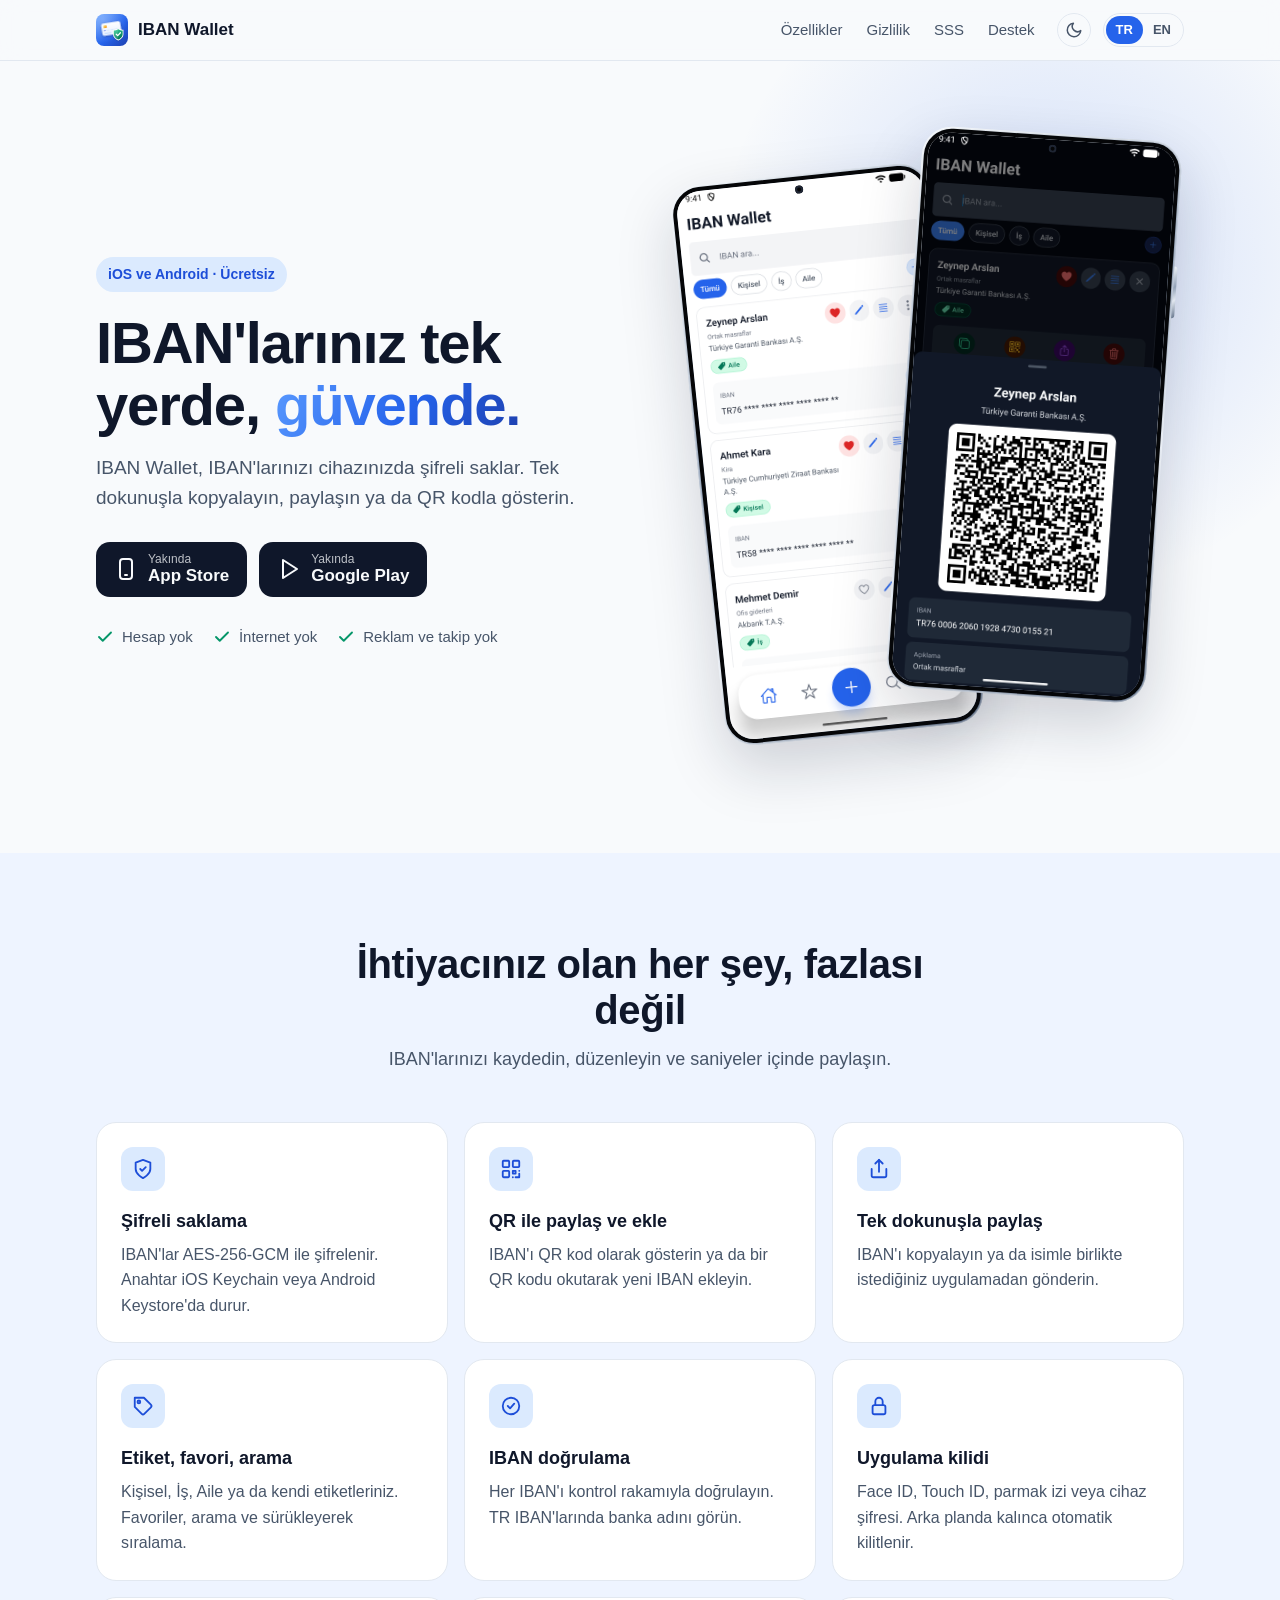
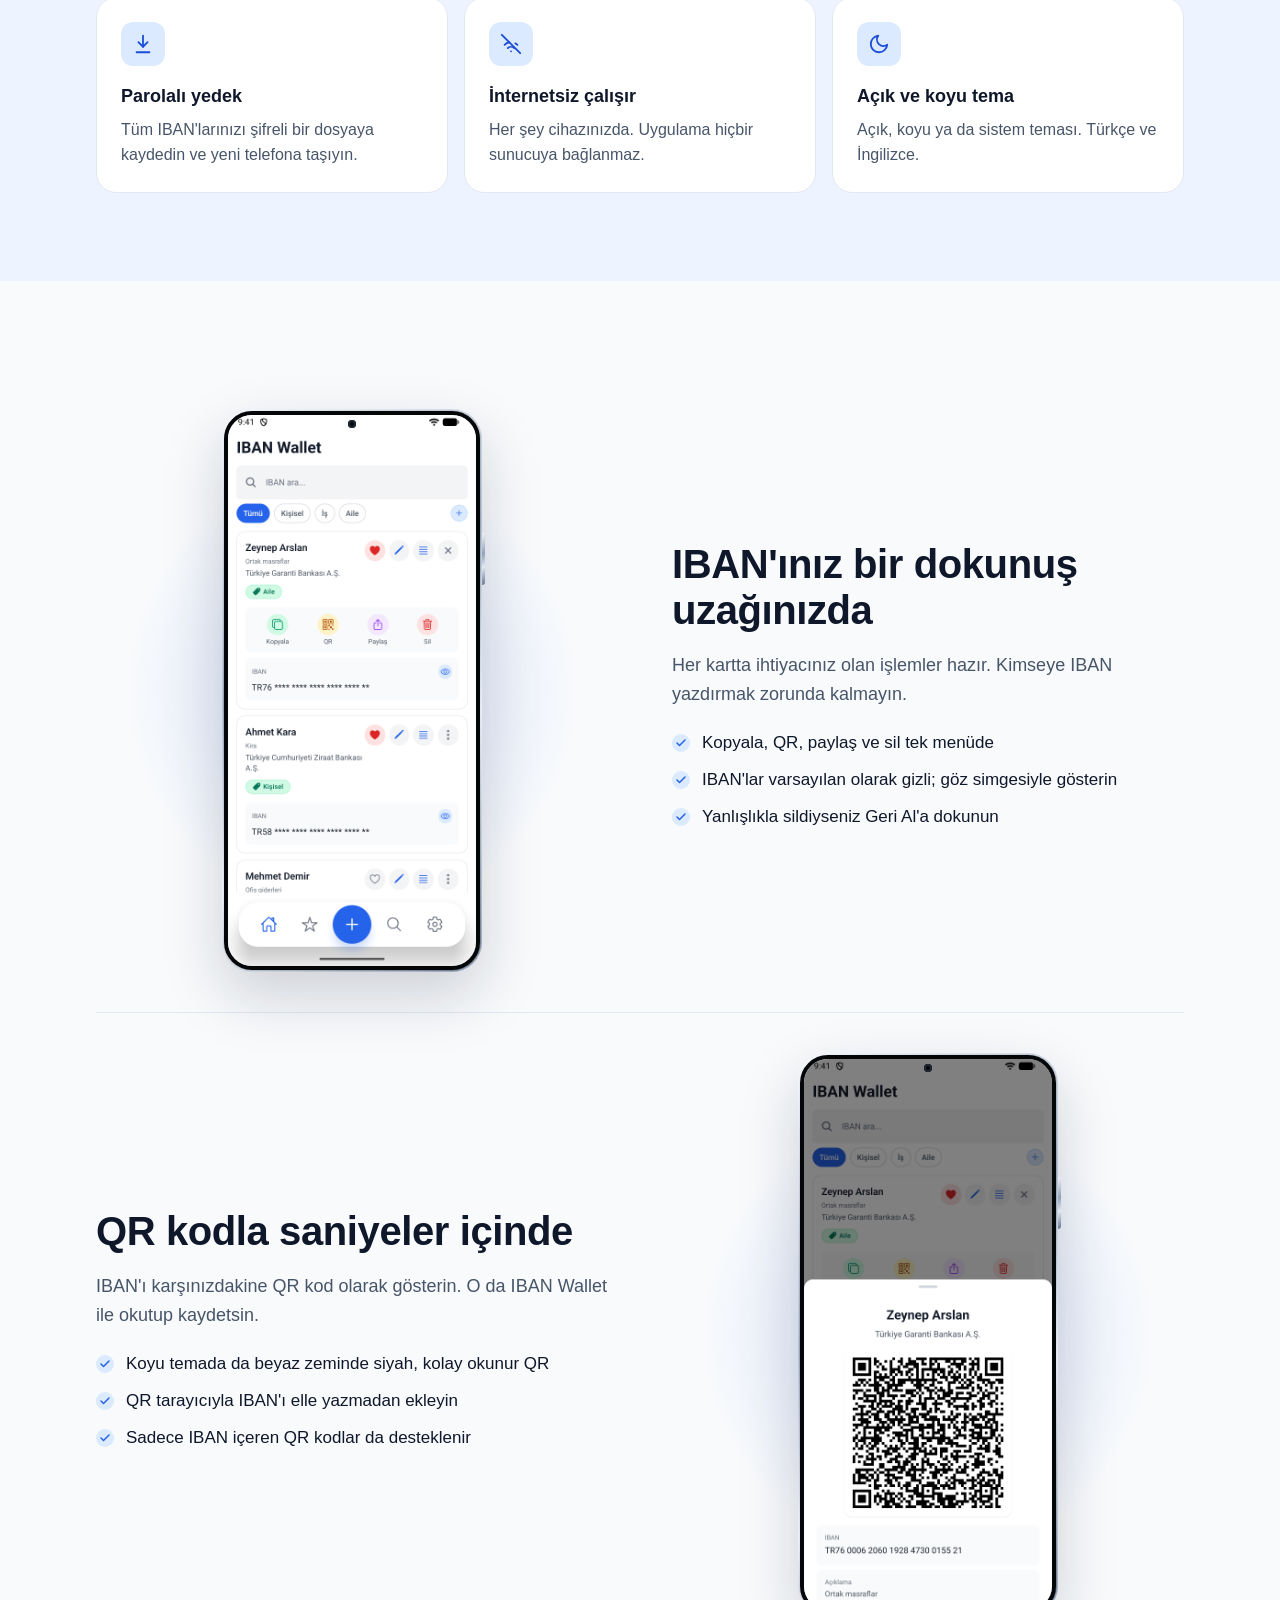
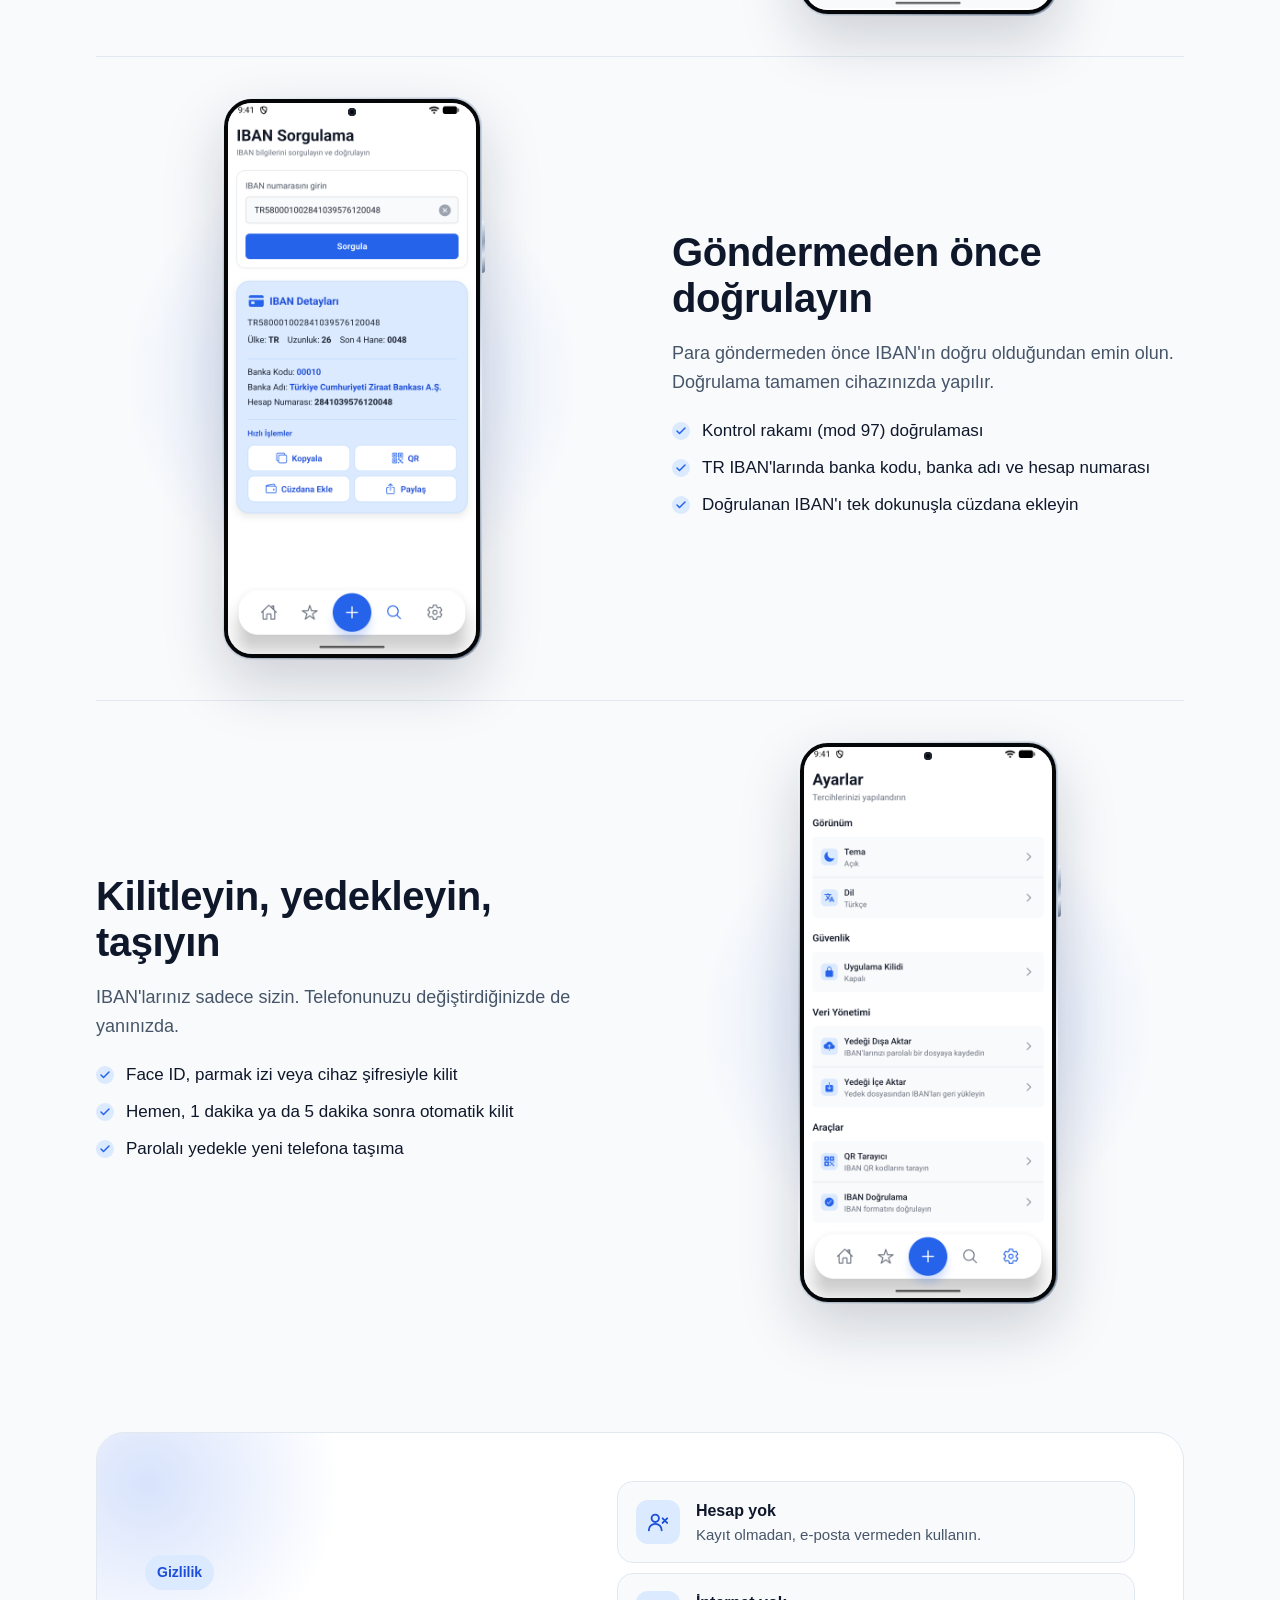
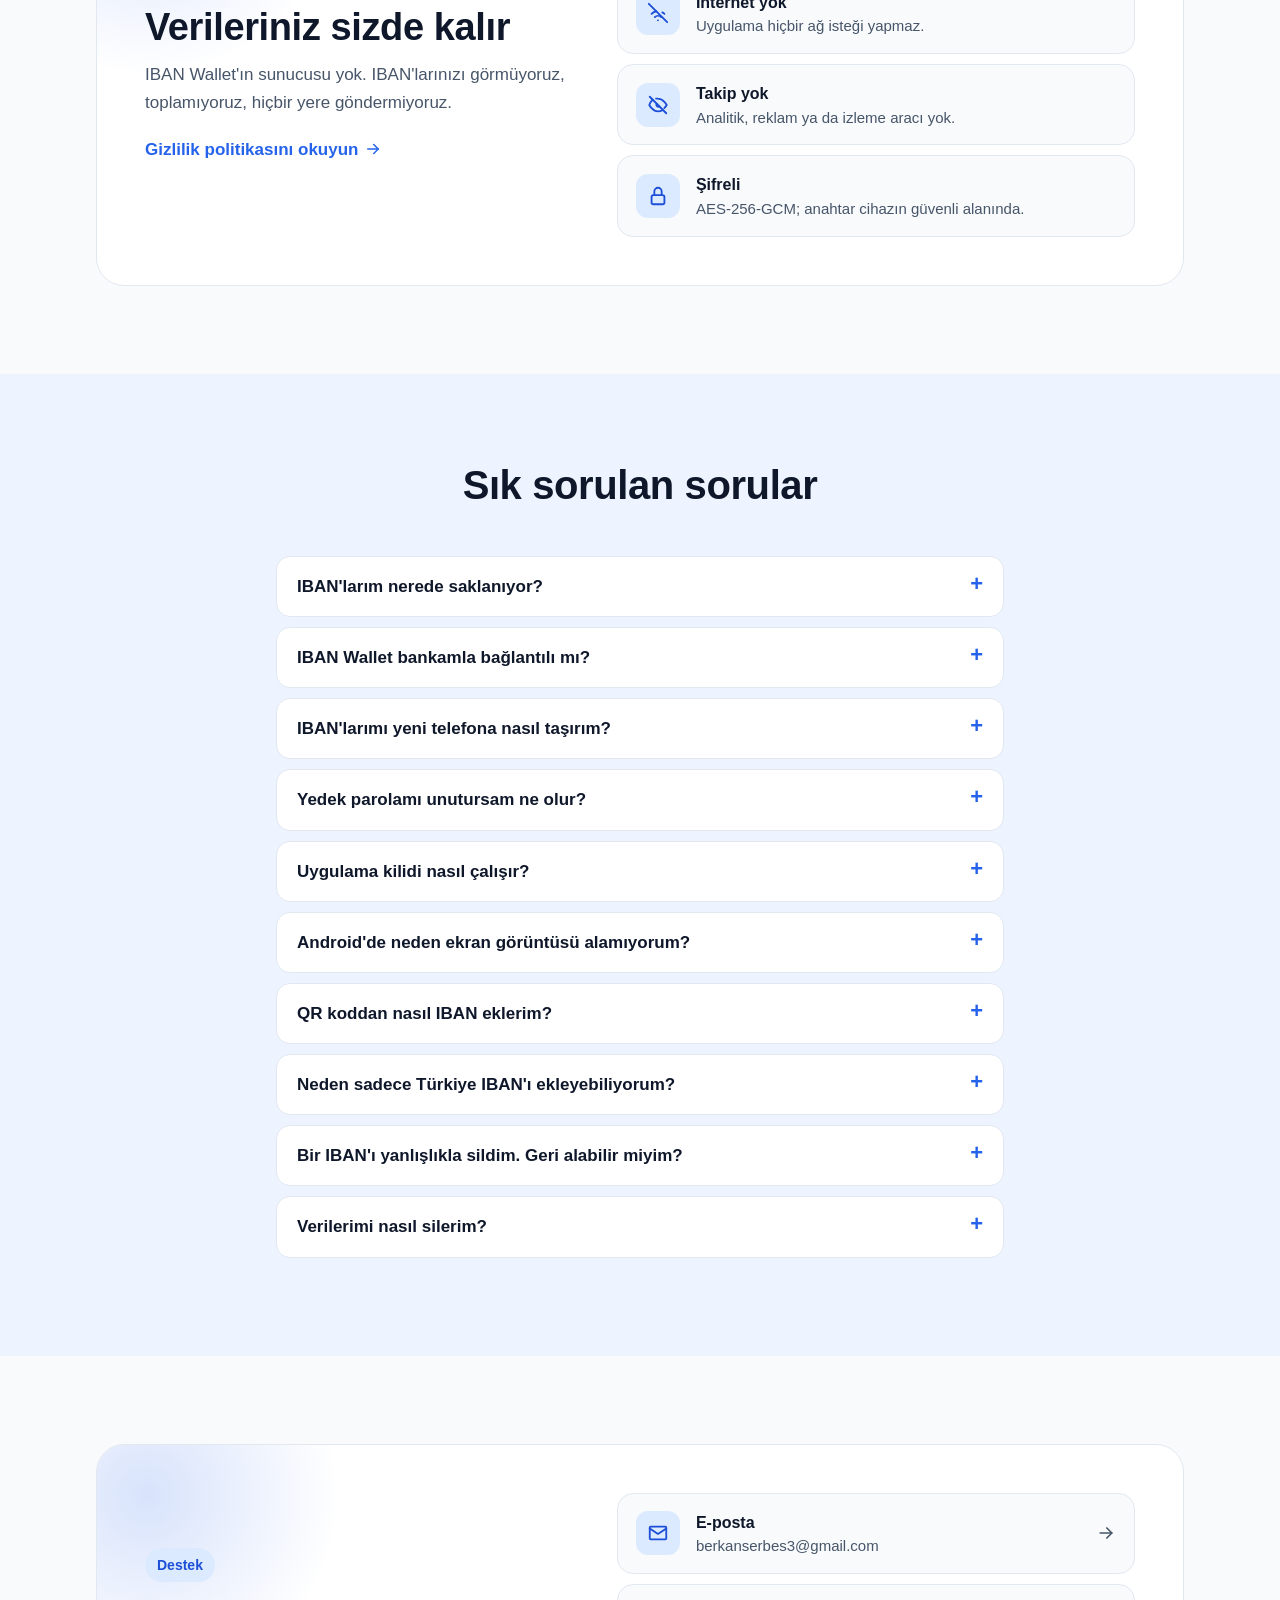
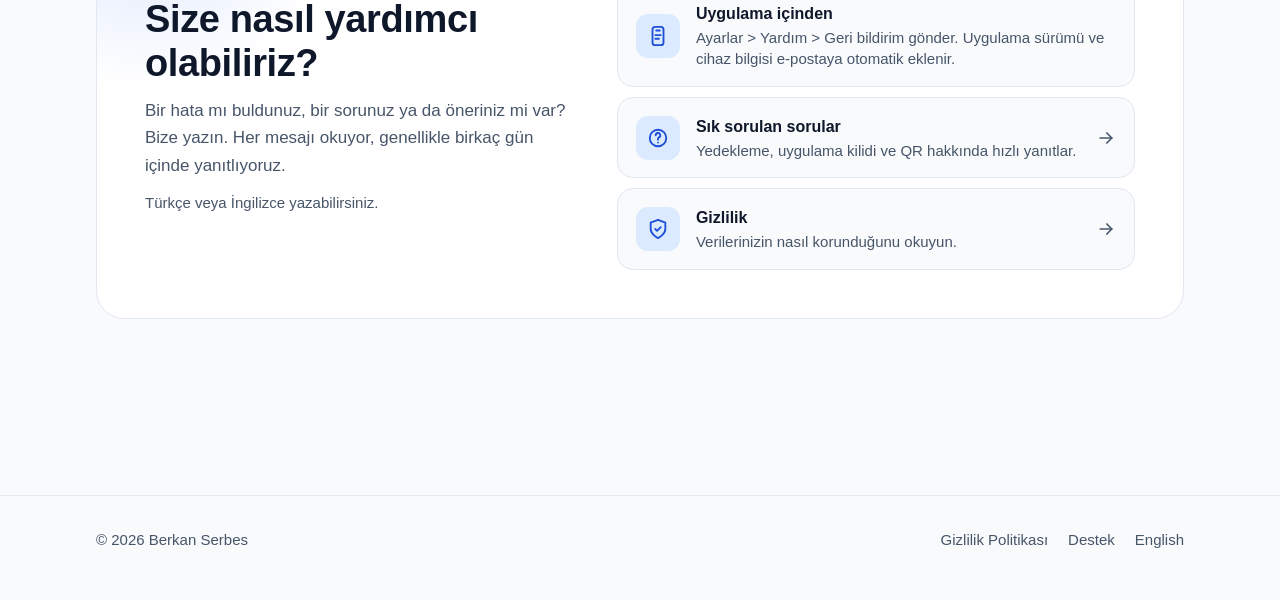
<file: index.html>
<!doctype html>
<html lang="tr">
<head>
  <meta charset="utf-8">
  <meta name="viewport" content="width=device-width, initial-scale=1">
  <title>IBAN Wallet – IBAN'larınız tek yerde, güvende</title>
  <meta name="description" content="IBAN Wallet, IBAN'larınızı cihazınızda şifreli saklar. Tek dokunuşla kopyalayın, paylaşın, QR kodla gösterin. Hesap yok, internet yok, takip yok.">
  <meta name="theme-color" content="#2563eb">
  <meta property="og:title" content="IBAN Wallet">
  <meta property="og:description" content="IBAN'larınız tek yerde, güvende. Hesap yok, internet yok, takip yok.">
  <meta property="og:type" content="website">
  <link rel="canonical" href="https://berkanserbes.github.io/iban-wallet-site/">
  <link rel="alternate" hreflang="tr" href="https://berkanserbes.github.io/iban-wallet-site/">
  <link rel="alternate" hreflang="en" href="https://berkanserbes.github.io/iban-wallet-site/en/">
  <link rel="alternate" hreflang="x-default" href="https://berkanserbes.github.io/iban-wallet-site/">
  <link rel="icon" href="icon.svg" type="image/svg+xml">
  <link rel="icon" href="favicon-32.png" type="image/png" sizes="32x32">
  <link rel="apple-touch-icon" href="apple-touch-icon.png">
  <script src="theme.js"></script>
  <link rel="stylesheet" href="style.css">
</head>
<body>
  <header class="nav">
    <div class="container">
      <a class="brand" href="./"><img src="icon.svg" alt="">IBAN Wallet</a>
      <nav class="nav-links" aria-label="Sayfa">
        <a class="section-link" href="#ozellikler">Özellikler</a>
        <a class="section-link" href="#gizlilik">Gizlilik</a>
        <a class="section-link" href="#sss">SSS</a>
        <a class="section-link" href="#destek">Destek</a>
        <button class="theme-toggle" type="button" data-label-dark="Koyu temaya geç" data-label-light="Açık temaya geç" aria-label="Koyu temaya geç" title="Koyu temaya geç">
          <svg class="moon" viewBox="0 0 24 24" fill="none" stroke="currentColor" stroke-width="2" stroke-linecap="round" stroke-linejoin="round" aria-hidden="true"><path d="M21 12.8A9 9 0 1 1 11.2 3a7 7 0 0 0 9.8 9.8z"/></svg>
          <svg class="sun" viewBox="0 0 24 24" fill="none" stroke="currentColor" stroke-width="2" stroke-linecap="round" stroke-linejoin="round" aria-hidden="true"><circle cx="12" cy="12" r="4"/><path d="M12 2v2M12 20v2M4.9 4.9l1.4 1.4M17.7 17.7l1.4 1.4M2 12h2M20 12h2M4.9 19.1l1.4-1.4M17.7 6.3l1.4-1.4"/></svg>
        </button>
        <div class="lang"><span>TR</span><a href="en/" hreflang="en" lang="en">EN</a></div>
      </nav>
    </div>
  </header>

  <main>
    <section class="hero">
      <div class="container">
        <div class="hero-text">
          <span class="eyebrow">iOS ve Android · Ücretsiz</span>
          <h1>IBAN'larınız tek yerde, <span class="accent">güvende.</span></h1>
          <p class="lead">IBAN Wallet, IBAN'larınızı cihazınızda şifreli saklar. Tek dokunuşla kopyalayın, paylaşın ya da QR kodla gösterin.</p>
          <div class="store-buttons">
            <span class="store-button" aria-label="App Store'da yakında">
              <svg viewBox="0 0 24 24" fill="none" stroke="currentColor" stroke-width="2" stroke-linecap="round" stroke-linejoin="round" aria-hidden="true"><rect x="6" y="2" width="12" height="20" rx="3"/><path d="M11 18h2"/></svg>
              <span><small>Yakında</small><strong>App Store</strong></span>
            </span>
            <span class="store-button" aria-label="Google Play'de yakında">
              <svg viewBox="0 0 24 24" fill="none" stroke="currentColor" stroke-width="2" stroke-linecap="round" stroke-linejoin="round" aria-hidden="true"><path d="M6 3l14 9-14 9z"/></svg>
              <span><small>Yakında</small><strong>Google Play</strong></span>
            </span>
          </div>
          <ul class="trust">
            <li><svg viewBox="0 0 24 24" fill="none" stroke="currentColor" stroke-width="2.5" stroke-linecap="round" stroke-linejoin="round" aria-hidden="true"><path d="M20 6 9 17l-5-5"/></svg>Hesap yok</li>
            <li><svg viewBox="0 0 24 24" fill="none" stroke="currentColor" stroke-width="2.5" stroke-linecap="round" stroke-linejoin="round" aria-hidden="true"><path d="M20 6 9 17l-5-5"/></svg>İnternet yok</li>
            <li><svg viewBox="0 0 24 24" fill="none" stroke="currentColor" stroke-width="2.5" stroke-linecap="round" stroke-linejoin="round" aria-hidden="true"><path d="M20 6 9 17l-5-5"/></svg>Reklam ve takip yok</li>
          </ul>
        </div>
        <div class="phones" aria-hidden="true">
          <div class="phone">
            <picture>
              <source data-dark srcset="img/tr/home-dark.png" media="(prefers-color-scheme: dark)">
              <img src="img/tr/home.png" alt="" width="540" height="1200">
            </picture>
          </div>
          <div class="phone">
            <img src="img/tr/qr-dark.png" alt="" width="540" height="1200">
          </div>
        </div>
      </div>
    </section>

    <section id="ozellikler" class="section alt">
      <div class="container">
        <div class="section-head">
          <h2>İhtiyacınız olan her şey, fazlası değil</h2>
          <p>IBAN'larınızı kaydedin, düzenleyin ve saniyeler içinde paylaşın.</p>
        </div>
        <div class="features">
          <article class="feature">
            <div class="icon"><svg viewBox="0 0 24 24" fill="none" stroke="currentColor" stroke-width="2" stroke-linecap="round" stroke-linejoin="round" aria-hidden="true"><path d="M12 22s8-4 8-10V5l-8-3-8 3v7c0 6 8 10 8 10z"/><path d="m9 12 2 2 4-4"/></svg></div>
            <h3>Şifreli saklama</h3>
            <p>IBAN'lar AES-256-GCM ile şifrelenir. Anahtar iOS Keychain veya Android Keystore'da durur.</p>
          </article>
          <article class="feature">
            <div class="icon"><svg viewBox="0 0 24 24" fill="none" stroke="currentColor" stroke-width="2" stroke-linecap="round" stroke-linejoin="round" aria-hidden="true"><rect x="3" y="3" width="7" height="7" rx="1"/><rect x="14" y="3" width="7" height="7" rx="1"/><rect x="3" y="14" width="7" height="7" rx="1"/><path d="M14 14h3v3h-3zM21 14v.01M14 21h.01M17 21h4v-4"/></svg></div>
            <h3>QR ile paylaş ve ekle</h3>
            <p>IBAN'ı QR kod olarak gösterin ya da bir QR kodu okutarak yeni IBAN ekleyin.</p>
          </article>
          <article class="feature">
            <div class="icon"><svg viewBox="0 0 24 24" fill="none" stroke="currentColor" stroke-width="2" stroke-linecap="round" stroke-linejoin="round" aria-hidden="true"><path d="M4 12v7a2 2 0 0 0 2 2h12a2 2 0 0 0 2-2v-7"/><path d="m16 6-4-4-4 4"/><path d="M12 2v13"/></svg></div>
            <h3>Tek dokunuşla paylaş</h3>
            <p>IBAN'ı kopyalayın ya da isimle birlikte istediğiniz uygulamadan gönderin.</p>
          </article>
          <article class="feature">
            <div class="icon"><svg viewBox="0 0 24 24" fill="none" stroke="currentColor" stroke-width="2" stroke-linecap="round" stroke-linejoin="round" aria-hidden="true"><path d="M20.6 13.4 13.4 20.6a2 2 0 0 1-2.8 0L3 13V3h10l7.6 7.6a2 2 0 0 1 0 2.8z"/><circle cx="7.5" cy="7.5" r="1.5"/></svg></div>
            <h3>Etiket, favori, arama</h3>
            <p>Kişisel, İş, Aile ya da kendi etiketleriniz. Favoriler, arama ve sürükleyerek sıralama.</p>
          </article>
          <article class="feature">
            <div class="icon"><svg viewBox="0 0 24 24" fill="none" stroke="currentColor" stroke-width="2" stroke-linecap="round" stroke-linejoin="round" aria-hidden="true"><circle cx="12" cy="12" r="9"/><path d="m8.5 12 2.5 2.5 4.5-5"/></svg></div>
            <h3>IBAN doğrulama</h3>
            <p>Her IBAN'ı kontrol rakamıyla doğrulayın. TR IBAN'larında banka adını görün.</p>
          </article>
          <article class="feature">
            <div class="icon"><svg viewBox="0 0 24 24" fill="none" stroke="currentColor" stroke-width="2" stroke-linecap="round" stroke-linejoin="round" aria-hidden="true"><rect x="5" y="11" width="14" height="10" rx="2"/><path d="M8 11V7a4 4 0 0 1 8 0v4"/></svg></div>
            <h3>Uygulama kilidi</h3>
            <p>Face ID, Touch ID, parmak izi veya cihaz şifresi. Arka planda kalınca otomatik kilitlenir.</p>
          </article>
          <article class="feature">
            <div class="icon"><svg viewBox="0 0 24 24" fill="none" stroke="currentColor" stroke-width="2" stroke-linecap="round" stroke-linejoin="round" aria-hidden="true"><path d="M12 3v12"/><path d="m7 10 5 5 5-5"/><path d="M5 21h14"/></svg></div>
            <h3>Parolalı yedek</h3>
            <p>Tüm IBAN'larınızı şifreli bir dosyaya kaydedin ve yeni telefona taşıyın.</p>
          </article>
          <article class="feature">
            <div class="icon"><svg viewBox="0 0 24 24" fill="none" stroke="currentColor" stroke-width="2" stroke-linecap="round" stroke-linejoin="round" aria-hidden="true"><path d="m2 2 20 20"/><path d="M8.5 16.5a5 5 0 0 1 7 0"/><path d="M5 12.9a10 10 0 0 1 5.2-2.8"/><path d="M19 12.9a10 10 0 0 0-2.3-1.6"/><path d="M12 20h.01"/></svg></div>
            <h3>İnternetsiz çalışır</h3>
            <p>Her şey cihazınızda. Uygulama hiçbir sunucuya bağlanmaz.</p>
          </article>
          <article class="feature">
            <div class="icon"><svg viewBox="0 0 24 24" fill="none" stroke="currentColor" stroke-width="2" stroke-linecap="round" stroke-linejoin="round" aria-hidden="true"><path d="M21 12.8A9 9 0 1 1 11.2 3a7 7 0 0 0 9.8 9.8z"/></svg></div>
            <h3>Açık ve koyu tema</h3>
            <p>Açık, koyu ya da sistem teması. Türkçe ve İngilizce.</p>
          </article>
        </div>
      </div>
    </section>

    <section class="section">
      <div class="container">
        <div class="show">
          <div class="show-media">
            <div class="phone">
              <picture>
                <source data-dark srcset="img/tr/card-actions-dark.png" media="(prefers-color-scheme: dark)">
                <img src="img/tr/card-actions.png" alt="IBAN kartında kopyala, QR, paylaş ve sil işlemleri" width="540" height="1200" loading="lazy">
              </picture>
            </div>
          </div>
          <div class="show-text">
            <h2>IBAN'ınız bir dokunuş uzağınızda</h2>
            <p>Her kartta ihtiyacınız olan işlemler hazır. Kimseye IBAN yazdırmak zorunda kalmayın.</p>
            <ul class="checks">
              <li>Kopyala, QR, paylaş ve sil tek menüde</li>
              <li>IBAN'lar varsayılan olarak gizli; göz simgesiyle gösterin</li>
              <li>Yanlışlıkla sildiyseniz Geri Al'a dokunun</li>
            </ul>
          </div>
        </div>

        <div class="show reverse">
          <div class="show-media">
            <div class="phone">
              <picture>
                <source data-dark srcset="img/tr/qr-dark.png" media="(prefers-color-scheme: dark)">
                <img src="img/tr/qr.png" alt="IBAN için oluşturulmuş QR kod" width="540" height="1200" loading="lazy">
              </picture>
            </div>
          </div>
          <div class="show-text">
            <h2>QR kodla saniyeler içinde</h2>
            <p>IBAN'ı karşınızdakine QR kod olarak gösterin. O da IBAN Wallet ile okutup kaydetsin.</p>
            <ul class="checks">
              <li>Koyu temada da beyaz zeminde siyah, kolay okunur QR</li>
              <li>QR tarayıcıyla IBAN'ı elle yazmadan ekleyin</li>
              <li>Sadece IBAN içeren QR kodlar da desteklenir</li>
            </ul>
          </div>
        </div>

        <div class="show">
          <div class="show-media">
            <div class="phone">
              <picture>
                <source data-dark srcset="img/tr/inquiry-dark.png" media="(prefers-color-scheme: dark)">
                <img src="img/tr/inquiry.png" alt="IBAN doğrulama ekranında banka kodu ve banka adı" width="540" height="1200" loading="lazy">
              </picture>
            </div>
          </div>
          <div class="show-text">
            <h2>Göndermeden önce doğrulayın</h2>
            <p>Para göndermeden önce IBAN'ın doğru olduğundan emin olun. Doğrulama tamamen cihazınızda yapılır.</p>
            <ul class="checks">
              <li>Kontrol rakamı (mod 97) doğrulaması</li>
              <li>TR IBAN'larında banka kodu, banka adı ve hesap numarası</li>
              <li>Doğrulanan IBAN'ı tek dokunuşla cüzdana ekleyin</li>
            </ul>
          </div>
        </div>

        <div class="show reverse">
          <div class="show-media">
            <div class="phone">
              <picture>
                <source data-dark srcset="img/tr/settings-dark.png" media="(prefers-color-scheme: dark)">
                <img src="img/tr/settings.png" alt="Ayarlar ekranında uygulama kilidi ve yedekleme" width="540" height="1200" loading="lazy">
              </picture>
            </div>
          </div>
          <div class="show-text">
            <h2>Kilitleyin, yedekleyin, taşıyın</h2>
            <p>IBAN'larınız sadece sizin. Telefonunuzu değiştirdiğinizde de yanınızda.</p>
            <ul class="checks">
              <li>Face ID, parmak izi veya cihaz şifresiyle kilit</li>
              <li>Hemen, 1 dakika ya da 5 dakika sonra otomatik kilit</li>
              <li>Parolalı yedekle yeni telefona taşıma</li>
            </ul>
          </div>
        </div>
      </div>
    </section>

    <section id="gizlilik" class="section" style="padding-top:0">
      <div class="container">
        <div class="panel">
          <div class="panel-intro">
            <span class="eyebrow">Gizlilik</span>
            <h2>Verileriniz sizde kalır</h2>
            <p>IBAN Wallet'ın sunucusu yok. IBAN'larınızı görmüyoruz, toplamıyoruz, hiçbir yere göndermiyoruz.</p>
            <a class="panel-link" href="privacy/">Gizlilik politikasını okuyun <svg viewBox="0 0 24 24" fill="none" stroke="currentColor" stroke-width="2" stroke-linecap="round" stroke-linejoin="round" aria-hidden="true"><path d="M5 12h14"/><path d="m13 6 6 6-6 6"/></svg></a>
          </div>
          <div class="panel-options">
          <div class="option">
            <span class="option-icon"><svg viewBox="0 0 24 24" fill="none" stroke="currentColor" stroke-width="2" stroke-linecap="round" stroke-linejoin="round" aria-hidden="true"><circle cx="9" cy="8" r="4"/><path d="M2 21a7 7 0 0 1 14 0"/><path d="m17 8 5 5M22 8l-5 5"/></svg></span>
            <span class="option-text"><strong>Hesap yok</strong><span>Kayıt olmadan, e-posta vermeden kullanın.</span></span>
          </div>
          <div class="option">
            <span class="option-icon"><svg viewBox="0 0 24 24" fill="none" stroke="currentColor" stroke-width="2" stroke-linecap="round" stroke-linejoin="round" aria-hidden="true"><path d="m2 2 20 20"/><path d="M8.5 16.5a5 5 0 0 1 7 0"/><path d="M5 12.9a10 10 0 0 1 5.2-2.8"/><path d="M19 12.9a10 10 0 0 0-2.3-1.6"/><path d="M12 20h.01"/></svg></span>
            <span class="option-text"><strong>İnternet yok</strong><span>Uygulama hiçbir ağ isteği yapmaz.</span></span>
          </div>
          <div class="option">
            <span class="option-icon"><svg viewBox="0 0 24 24" fill="none" stroke="currentColor" stroke-width="2" stroke-linecap="round" stroke-linejoin="round" aria-hidden="true"><path d="M3 3l18 18"/><path d="M10.6 10.6a2 2 0 0 0 2.8 2.8"/><path d="M9.9 5.1A10 10 0 0 1 12 5c6 0 9.5 7 9.5 7a17 17 0 0 1-2.6 3.4M6.1 6.1A17 17 0 0 0 2.5 12s3.5 7 9.5 7a9.7 9.7 0 0 0 4.4-1"/></svg></span>
            <span class="option-text"><strong>Takip yok</strong><span>Analitik, reklam ya da izleme aracı yok.</span></span>
          </div>
          <div class="option">
            <span class="option-icon"><svg viewBox="0 0 24 24" fill="none" stroke="currentColor" stroke-width="2" stroke-linecap="round" stroke-linejoin="round" aria-hidden="true"><rect x="5" y="11" width="14" height="10" rx="2"/><path d="M8 11V7a4 4 0 0 1 8 0v4"/></svg></span>
            <span class="option-text"><strong>Şifreli</strong><span>AES-256-GCM; anahtar cihazın güvenli alanında.</span></span>
          </div>
          </div>
        </div>
      </div>
    </section>

    <section id="sss" class="section alt">
      <div class="container narrow">
        <div class="section-head">
          <h2>Sık sorulan sorular</h2>
        </div>

        <details>
          <summary>IBAN'larım nerede saklanıyor?</summary>
          <p>Sadece cihazınızda, şifreli olarak. IBAN Wallet'ın hesap sistemi veya sunucusu yoktur ve IBAN'larınız hiçbir zaman internet üzerinden gönderilmez.</p>
        </details>
        <details>
          <summary>IBAN Wallet bankamla bağlantılı mı?</summary>
          <p>Hayır. IBAN Wallet bir bankacılık uygulaması değildir; hiçbir bankaya bağlanmaz, para transferi yapmaz ve bakiye göstermez. Sadece IBAN'larınızı düzenli tutmanıza ve paylaşmanıza yardımcı olur.</p>
        </details>
        <details>
          <summary>IBAN'larımı yeni telefona nasıl taşırım?</summary>
          <p>Ayarlar &gt; Yedeği Dışa Aktar'dan bir parola belirleyip dosyayı kaydedin (örneğin Dosyalar, Drive veya e-posta). Yeni telefonda Ayarlar &gt; Yedeği İçe Aktar'ı aynı parolayla kullanın. Mevcut IBAN'larınız silinmez, tekrar edenler atlanır.</p>
        </details>
        <details>
          <summary>Yedek parolamı unutursam ne olur?</summary>
          <p>Yedek parola olmadan açılamaz ve parolayı sıfırlamanın bir yolu yoktur. Hatırlayacağınız bir parolayla yeni bir yedek alın.</p>
        </details>
        <details>
          <summary>Uygulama kilidi nasıl çalışır?</summary>
          <p>Ayarlar &gt; Uygulama Kilidi'nden açın. Uygulama açılırken ve seçtiğiniz süre boyunca arka planda kaldıktan sonra Face ID, parmak izi veya cihaz şifrenizi ister.</p>
        </details>
        <details>
          <summary>Android'de neden ekran görüntüsü alamıyorum?</summary>
          <p>Uygulama kilidi açıkken Android'de ekran görüntüsü kapalıdır. Böylece IBAN'larınız son uygulamalar ekranında görünmez. Kilidi kapatırsanız ekran görüntüsü yeniden alınabilir.</p>
        </details>
        <details>
          <summary>QR koddan nasıl IBAN eklerim?</summary>
          <p>Ayarlar &gt; QR Tarayıcı'yı açıp kamerayı koda doğrultun. IBAN Wallet'ın gösterdiği QR kodlar ve sadece IBAN içeren kodlar desteklenir.</p>
        </details>
        <details>
          <summary>Neden sadece Türkiye IBAN'ı ekleyebiliyorum?</summary>
          <p>Ekleme formu şu an TR IBAN'larını destekliyor. Diğer ülkelerin IBAN'ları için destek planlanıyor.</p>
        </details>
        <details>
          <summary>Bir IBAN'ı yanlışlıkla sildim. Geri alabilir miyim?</summary>
          <p>Evet, sildikten hemen sonra çıkan mesajdaki Geri Al'a dokunun.</p>
        </details>
        <details>
          <summary>Verilerimi nasıl silerim?</summary>
          <p>Her IBAN'ı uygulama içinden silebilirsiniz. Uygulamayı kaldırmak tüm verilerini cihazınızdan siler.</p>
        </details>
      </div>
    </section>

    <section id="destek" class="section">
      <div class="container">
        <div class="panel">
          <div class="panel-intro">
            <span class="eyebrow">Destek</span>
            <h2>Size nasıl yardımcı olabiliriz?</h2>
            <p>Bir hata mı buldunuz, bir sorunuz ya da öneriniz mi var? Bize yazın. Her mesajı okuyor, genellikle birkaç gün içinde yanıtlıyoruz.</p>
            <p class="panel-meta">Türkçe veya İngilizce yazabilirsiniz.</p>
          </div>
          <div class="panel-options">
          <a class="option" href="mailto:berkanserbes3@gmail.com?subject=IBAN%20Wallet%20Destek">
            <span class="option-icon"><svg viewBox="0 0 24 24" fill="none" stroke="currentColor" stroke-width="2" stroke-linecap="round" stroke-linejoin="round" aria-hidden="true"><path d="M4 5h16a1 1 0 0 1 1 1v12a1 1 0 0 1-1 1H4a1 1 0 0 1-1-1V6a1 1 0 0 1 1-1z"/><path d="m3 7 9 6 9-6"/></svg></span>
            <span class="option-text"><strong>E-posta</strong><span>berkanserbes3@gmail.com</span></span>
            <svg class="option-arrow" viewBox="0 0 24 24" fill="none" stroke="currentColor" stroke-width="2" stroke-linecap="round" stroke-linejoin="round" aria-hidden="true"><path d="M5 12h14"/><path d="m13 6 6 6-6 6"/></svg>
          </a>
          <div class="option">
            <span class="option-icon"><svg viewBox="0 0 24 24" fill="none" stroke="currentColor" stroke-width="2" stroke-linecap="round" stroke-linejoin="round" aria-hidden="true"><rect x="6" y="2" width="12" height="20" rx="3"/><path d="M10 6h4"/><path d="M9 11h6M9 15h4"/></svg></span>
            <span class="option-text"><strong>Uygulama içinden</strong><span>Ayarlar &gt; Yardım &gt; Geri bildirim gönder. Uygulama sürümü ve cihaz bilgisi e-postaya otomatik eklenir.</span></span>
          </div>
          <a class="option" href="#sss">
            <span class="option-icon"><svg viewBox="0 0 24 24" fill="none" stroke="currentColor" stroke-width="2" stroke-linecap="round" stroke-linejoin="round" aria-hidden="true"><circle cx="12" cy="12" r="9"/><path d="M9.5 9a2.5 2.5 0 1 1 3.5 2.3c-.6.3-1 .8-1 1.5V14"/><path d="M12 17h.01"/></svg></span>
            <span class="option-text"><strong>Sık sorulan sorular</strong><span>Yedekleme, uygulama kilidi ve QR hakkında hızlı yanıtlar.</span></span>
            <svg class="option-arrow" viewBox="0 0 24 24" fill="none" stroke="currentColor" stroke-width="2" stroke-linecap="round" stroke-linejoin="round" aria-hidden="true"><path d="M5 12h14"/><path d="m13 6 6 6-6 6"/></svg>
          </a>
          <a class="option" href="privacy/">
            <span class="option-icon"><svg viewBox="0 0 24 24" fill="none" stroke="currentColor" stroke-width="2" stroke-linecap="round" stroke-linejoin="round" aria-hidden="true"><path d="M12 22s8-4 8-10V5l-8-3-8 3v7c0 6 8 10 8 10z"/><path d="m9 12 2 2 4-4"/></svg></span>
            <span class="option-text"><strong>Gizlilik</strong><span>Verilerinizin nasıl korunduğunu okuyun.</span></span>
            <svg class="option-arrow" viewBox="0 0 24 24" fill="none" stroke="currentColor" stroke-width="2" stroke-linecap="round" stroke-linejoin="round" aria-hidden="true"><path d="M5 12h14"/><path d="m13 6 6 6-6 6"/></svg>
          </a>
          </div>
        </div>
      </div>
    </section>
  </main>

  <footer>
    <div class="container">
      <span>© 2026 Berkan Serbes</span>
      <nav aria-label="Alt bilgi">
        <a href="privacy/">Gizlilik Politikası</a>
        <a href="#destek">Destek</a>
        <a href="en/" hreflang="en" lang="en">English</a>
      </nav>
    </div>
  </footer>
</body>
</html>
</file>
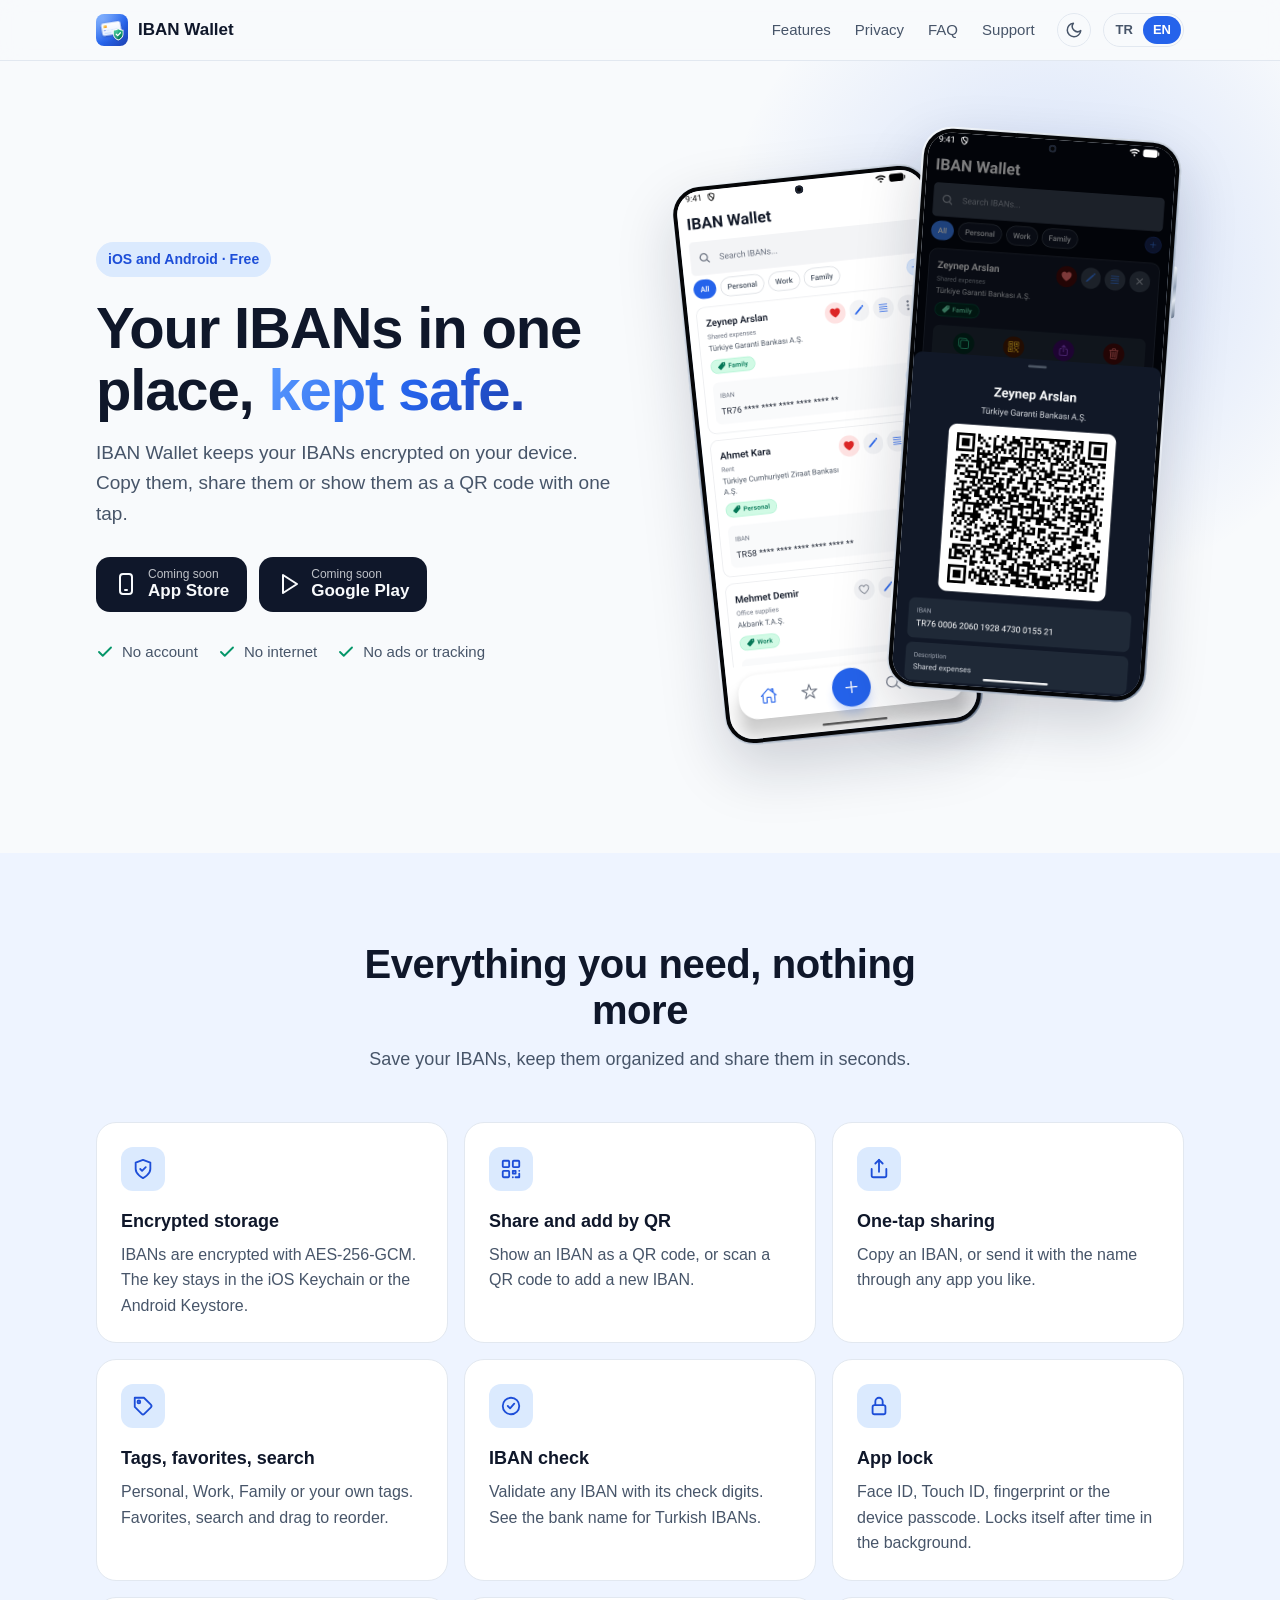
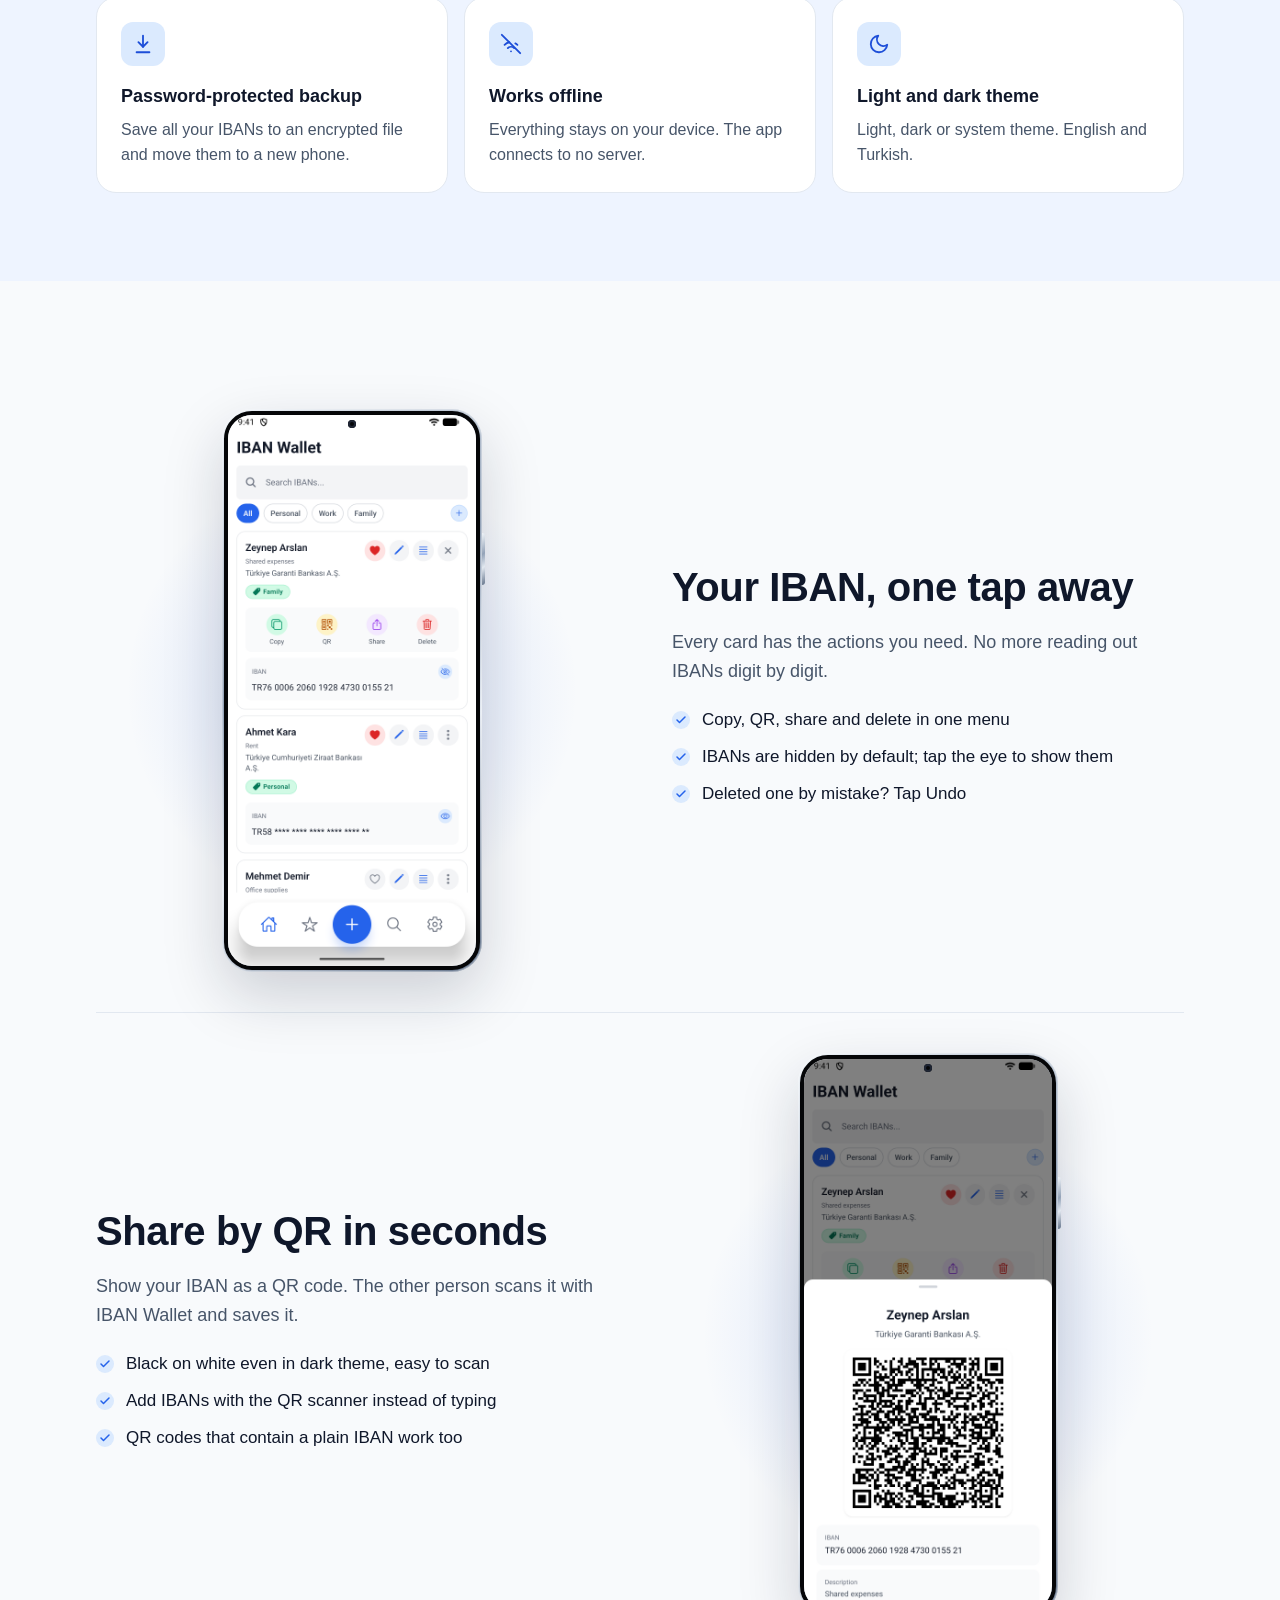
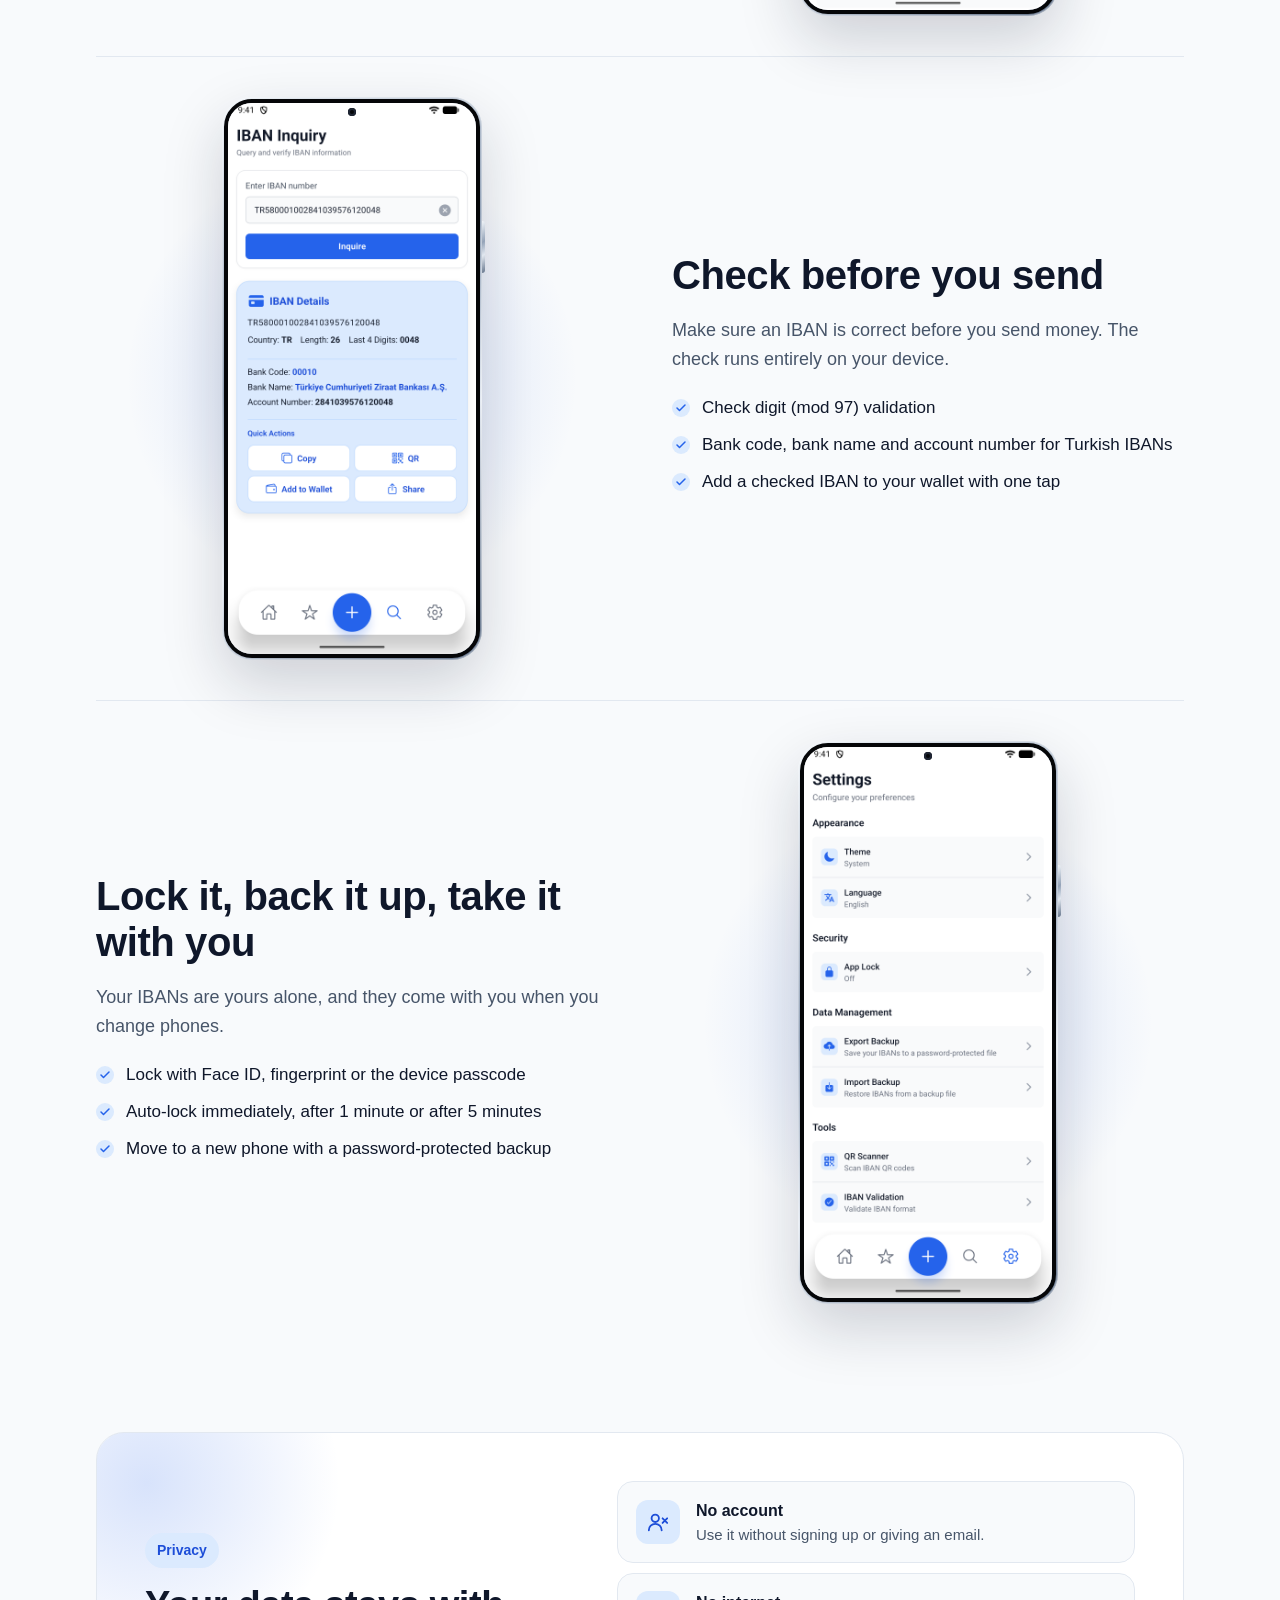
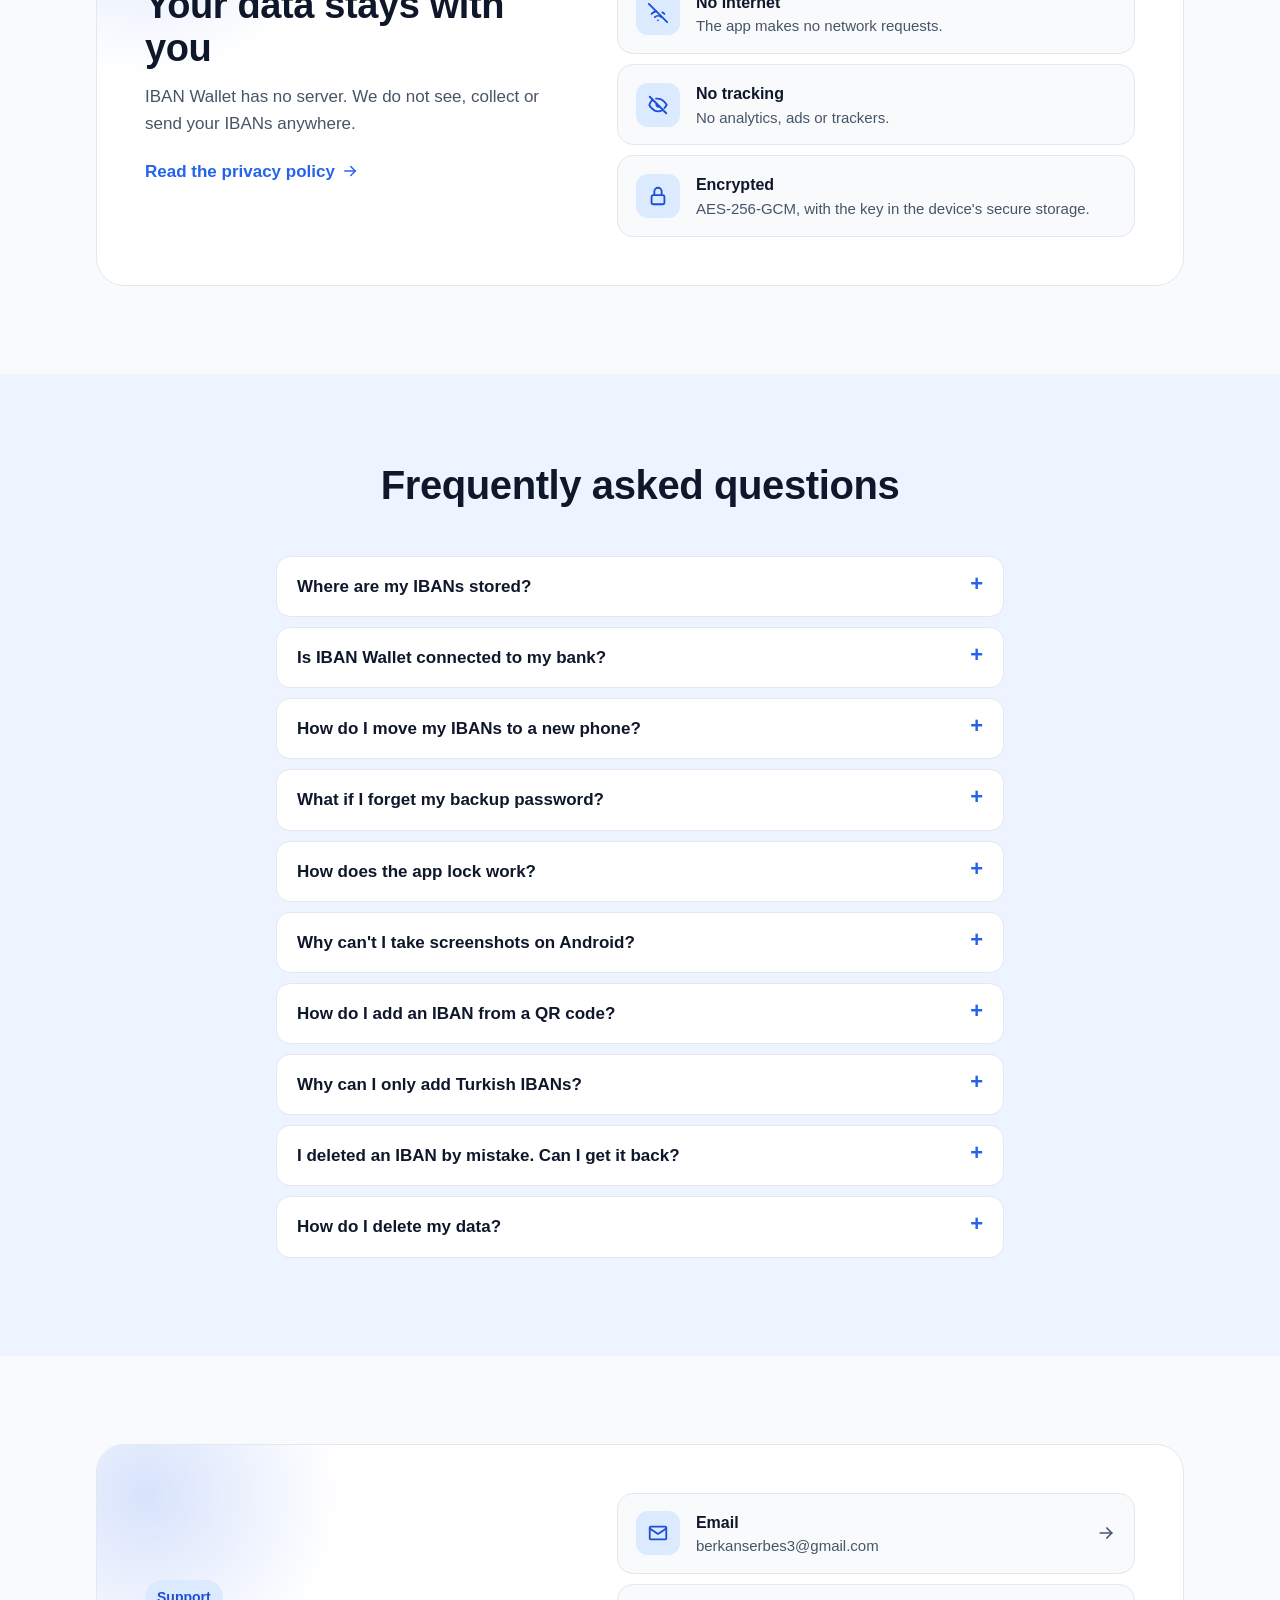
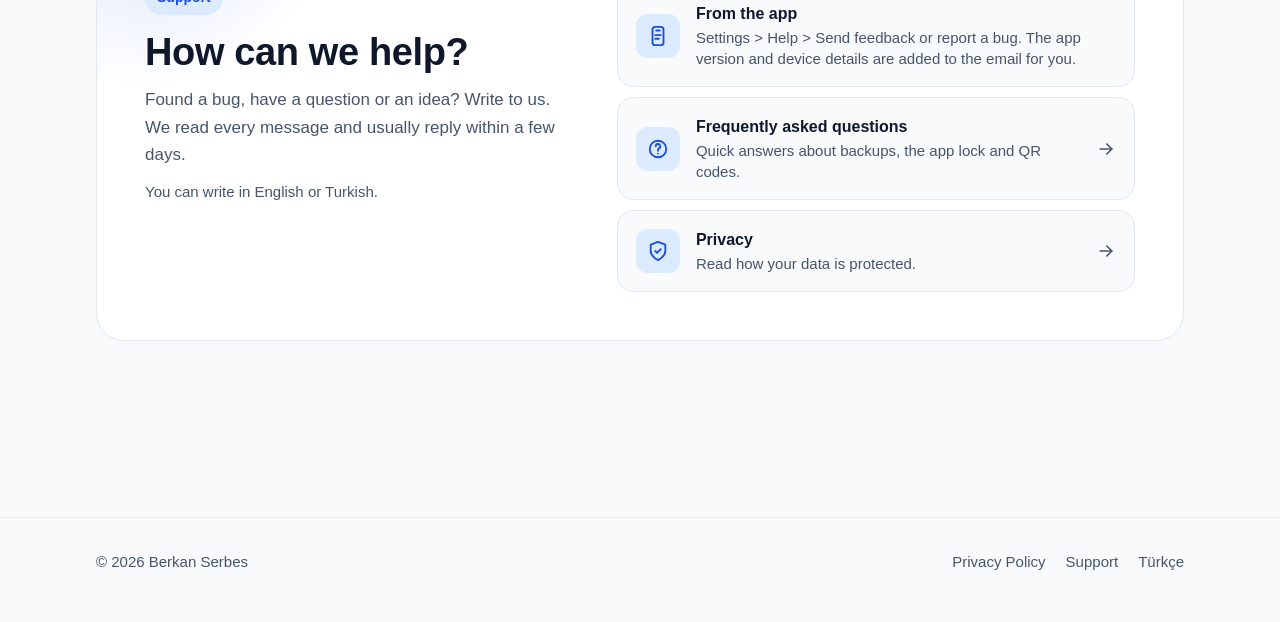
<file: en/index.html>
<!doctype html>
<html lang="en">
<head>
  <meta charset="utf-8">
  <meta name="viewport" content="width=device-width, initial-scale=1">
  <title>IBAN Wallet – Your IBANs in one place, kept safe</title>
  <meta name="description" content="IBAN Wallet keeps your IBANs encrypted on your device. Copy, share and show them as QR codes with one tap. No account, no internet, no tracking.">
  <meta name="theme-color" content="#2563eb">
  <meta property="og:title" content="IBAN Wallet">
  <meta property="og:description" content="Your IBANs in one place, kept safe. No account, no internet, no tracking.">
  <meta property="og:type" content="website">
  <link rel="canonical" href="https://berkanserbes.github.io/iban-wallet-site/en/">
  <link rel="alternate" hreflang="tr" href="https://berkanserbes.github.io/iban-wallet-site/">
  <link rel="alternate" hreflang="en" href="https://berkanserbes.github.io/iban-wallet-site/en/">
  <link rel="alternate" hreflang="x-default" href="https://berkanserbes.github.io/iban-wallet-site/">
  <link rel="icon" href="../icon.svg" type="image/svg+xml">
  <link rel="icon" href="../favicon-32.png" type="image/png" sizes="32x32">
  <link rel="apple-touch-icon" href="../apple-touch-icon.png">
  <script src="../theme.js"></script>
  <link rel="stylesheet" href="../style.css">
</head>
<body>
  <header class="nav">
    <div class="container">
      <a class="brand" href="./"><img src="../icon.svg" alt="">IBAN Wallet</a>
      <nav class="nav-links" aria-label="Page">
        <a class="section-link" href="#features">Features</a>
        <a class="section-link" href="#privacy">Privacy</a>
        <a class="section-link" href="#faq">FAQ</a>
        <a class="section-link" href="#support">Support</a>
        <button class="theme-toggle" type="button" data-label-dark="Switch to dark theme" data-label-light="Switch to light theme" aria-label="Switch to dark theme" title="Switch to dark theme">
          <svg class="moon" viewBox="0 0 24 24" fill="none" stroke="currentColor" stroke-width="2" stroke-linecap="round" stroke-linejoin="round" aria-hidden="true"><path d="M21 12.8A9 9 0 1 1 11.2 3a7 7 0 0 0 9.8 9.8z"/></svg>
          <svg class="sun" viewBox="0 0 24 24" fill="none" stroke="currentColor" stroke-width="2" stroke-linecap="round" stroke-linejoin="round" aria-hidden="true"><circle cx="12" cy="12" r="4"/><path d="M12 2v2M12 20v2M4.9 4.9l1.4 1.4M17.7 17.7l1.4 1.4M2 12h2M20 12h2M4.9 19.1l1.4-1.4M17.7 6.3l1.4-1.4"/></svg>
        </button>
        <div class="lang"><a href="../" hreflang="tr" lang="tr">TR</a><span>EN</span></div>
      </nav>
    </div>
  </header>

  <main>
    <section class="hero">
      <div class="container">
        <div class="hero-text">
          <span class="eyebrow">iOS and Android · Free</span>
          <h1>Your IBANs in one place, <span class="accent">kept safe.</span></h1>
          <p class="lead">IBAN Wallet keeps your IBANs encrypted on your device. Copy them, share them or show them as a QR code with one tap.</p>
          <div class="store-buttons">
            <span class="store-button" aria-label="Coming soon to the App Store">
              <svg viewBox="0 0 24 24" fill="none" stroke="currentColor" stroke-width="2" stroke-linecap="round" stroke-linejoin="round" aria-hidden="true"><rect x="6" y="2" width="12" height="20" rx="3"/><path d="M11 18h2"/></svg>
              <span><small>Coming soon</small><strong>App Store</strong></span>
            </span>
            <span class="store-button" aria-label="Coming soon to Google Play">
              <svg viewBox="0 0 24 24" fill="none" stroke="currentColor" stroke-width="2" stroke-linecap="round" stroke-linejoin="round" aria-hidden="true"><path d="M6 3l14 9-14 9z"/></svg>
              <span><small>Coming soon</small><strong>Google Play</strong></span>
            </span>
          </div>
          <ul class="trust">
            <li><svg viewBox="0 0 24 24" fill="none" stroke="currentColor" stroke-width="2.5" stroke-linecap="round" stroke-linejoin="round" aria-hidden="true"><path d="M20 6 9 17l-5-5"/></svg>No account</li>
            <li><svg viewBox="0 0 24 24" fill="none" stroke="currentColor" stroke-width="2.5" stroke-linecap="round" stroke-linejoin="round" aria-hidden="true"><path d="M20 6 9 17l-5-5"/></svg>No internet</li>
            <li><svg viewBox="0 0 24 24" fill="none" stroke="currentColor" stroke-width="2.5" stroke-linecap="round" stroke-linejoin="round" aria-hidden="true"><path d="M20 6 9 17l-5-5"/></svg>No ads or tracking</li>
          </ul>
        </div>
        <div class="phones" aria-hidden="true">
          <div class="phone">
            <picture>
              <source data-dark srcset="../img/en/home-dark.png" media="(prefers-color-scheme: dark)">
              <img src="../img/en/home.png" alt="" width="540" height="1200">
            </picture>
          </div>
          <div class="phone">
            <img src="../img/en/qr-dark.png" alt="" width="540" height="1200">
          </div>
        </div>
      </div>
    </section>

    <section id="features" class="section alt">
      <div class="container">
        <div class="section-head">
          <h2>Everything you need, nothing more</h2>
          <p>Save your IBANs, keep them organized and share them in seconds.</p>
        </div>
        <div class="features">
          <article class="feature">
            <div class="icon"><svg viewBox="0 0 24 24" fill="none" stroke="currentColor" stroke-width="2" stroke-linecap="round" stroke-linejoin="round" aria-hidden="true"><path d="M12 22s8-4 8-10V5l-8-3-8 3v7c0 6 8 10 8 10z"/><path d="m9 12 2 2 4-4"/></svg></div>
            <h3>Encrypted storage</h3>
            <p>IBANs are encrypted with AES-256-GCM. The key stays in the iOS Keychain or the Android Keystore.</p>
          </article>
          <article class="feature">
            <div class="icon"><svg viewBox="0 0 24 24" fill="none" stroke="currentColor" stroke-width="2" stroke-linecap="round" stroke-linejoin="round" aria-hidden="true"><rect x="3" y="3" width="7" height="7" rx="1"/><rect x="14" y="3" width="7" height="7" rx="1"/><rect x="3" y="14" width="7" height="7" rx="1"/><path d="M14 14h3v3h-3zM21 14v.01M14 21h.01M17 21h4v-4"/></svg></div>
            <h3>Share and add by QR</h3>
            <p>Show an IBAN as a QR code, or scan a QR code to add a new IBAN.</p>
          </article>
          <article class="feature">
            <div class="icon"><svg viewBox="0 0 24 24" fill="none" stroke="currentColor" stroke-width="2" stroke-linecap="round" stroke-linejoin="round" aria-hidden="true"><path d="M4 12v7a2 2 0 0 0 2 2h12a2 2 0 0 0 2-2v-7"/><path d="m16 6-4-4-4 4"/><path d="M12 2v13"/></svg></div>
            <h3>One-tap sharing</h3>
            <p>Copy an IBAN, or send it with the name through any app you like.</p>
          </article>
          <article class="feature">
            <div class="icon"><svg viewBox="0 0 24 24" fill="none" stroke="currentColor" stroke-width="2" stroke-linecap="round" stroke-linejoin="round" aria-hidden="true"><path d="M20.6 13.4 13.4 20.6a2 2 0 0 1-2.8 0L3 13V3h10l7.6 7.6a2 2 0 0 1 0 2.8z"/><circle cx="7.5" cy="7.5" r="1.5"/></svg></div>
            <h3>Tags, favorites, search</h3>
            <p>Personal, Work, Family or your own tags. Favorites, search and drag to reorder.</p>
          </article>
          <article class="feature">
            <div class="icon"><svg viewBox="0 0 24 24" fill="none" stroke="currentColor" stroke-width="2" stroke-linecap="round" stroke-linejoin="round" aria-hidden="true"><circle cx="12" cy="12" r="9"/><path d="m8.5 12 2.5 2.5 4.5-5"/></svg></div>
            <h3>IBAN check</h3>
            <p>Validate any IBAN with its check digits. See the bank name for Turkish IBANs.</p>
          </article>
          <article class="feature">
            <div class="icon"><svg viewBox="0 0 24 24" fill="none" stroke="currentColor" stroke-width="2" stroke-linecap="round" stroke-linejoin="round" aria-hidden="true"><rect x="5" y="11" width="14" height="10" rx="2"/><path d="M8 11V7a4 4 0 0 1 8 0v4"/></svg></div>
            <h3>App lock</h3>
            <p>Face ID, Touch ID, fingerprint or the device passcode. Locks itself after time in the background.</p>
          </article>
          <article class="feature">
            <div class="icon"><svg viewBox="0 0 24 24" fill="none" stroke="currentColor" stroke-width="2" stroke-linecap="round" stroke-linejoin="round" aria-hidden="true"><path d="M12 3v12"/><path d="m7 10 5 5 5-5"/><path d="M5 21h14"/></svg></div>
            <h3>Password-protected backup</h3>
            <p>Save all your IBANs to an encrypted file and move them to a new phone.</p>
          </article>
          <article class="feature">
            <div class="icon"><svg viewBox="0 0 24 24" fill="none" stroke="currentColor" stroke-width="2" stroke-linecap="round" stroke-linejoin="round" aria-hidden="true"><path d="m2 2 20 20"/><path d="M8.5 16.5a5 5 0 0 1 7 0"/><path d="M5 12.9a10 10 0 0 1 5.2-2.8"/><path d="M19 12.9a10 10 0 0 0-2.3-1.6"/><path d="M12 20h.01"/></svg></div>
            <h3>Works offline</h3>
            <p>Everything stays on your device. The app connects to no server.</p>
          </article>
          <article class="feature">
            <div class="icon"><svg viewBox="0 0 24 24" fill="none" stroke="currentColor" stroke-width="2" stroke-linecap="round" stroke-linejoin="round" aria-hidden="true"><path d="M21 12.8A9 9 0 1 1 11.2 3a7 7 0 0 0 9.8 9.8z"/></svg></div>
            <h3>Light and dark theme</h3>
            <p>Light, dark or system theme. English and Turkish.</p>
          </article>
        </div>
      </div>
    </section>

    <section class="section">
      <div class="container">
        <div class="show">
          <div class="show-media">
            <div class="phone">
              <picture>
                <source data-dark srcset="../img/en/card-actions-dark.png" media="(prefers-color-scheme: dark)">
                <img src="../img/en/card-actions.png" alt="Copy, QR, share and delete actions on an IBAN card" width="540" height="1200" loading="lazy">
              </picture>
            </div>
          </div>
          <div class="show-text">
            <h2>Your IBAN, one tap away</h2>
            <p>Every card has the actions you need. No more reading out IBANs digit by digit.</p>
            <ul class="checks">
              <li>Copy, QR, share and delete in one menu</li>
              <li>IBANs are hidden by default; tap the eye to show them</li>
              <li>Deleted one by mistake? Tap Undo</li>
            </ul>
          </div>
        </div>

        <div class="show reverse">
          <div class="show-media">
            <div class="phone">
              <picture>
                <source data-dark srcset="../img/en/qr-dark.png" media="(prefers-color-scheme: dark)">
                <img src="../img/en/qr.png" alt="QR code created for an IBAN" width="540" height="1200" loading="lazy">
              </picture>
            </div>
          </div>
          <div class="show-text">
            <h2>Share by QR in seconds</h2>
            <p>Show your IBAN as a QR code. The other person scans it with IBAN Wallet and saves it.</p>
            <ul class="checks">
              <li>Black on white even in dark theme, easy to scan</li>
              <li>Add IBANs with the QR scanner instead of typing</li>
              <li>QR codes that contain a plain IBAN work too</li>
            </ul>
          </div>
        </div>

        <div class="show">
          <div class="show-media">
            <div class="phone">
              <picture>
                <source data-dark srcset="../img/en/inquiry-dark.png" media="(prefers-color-scheme: dark)">
                <img src="../img/en/inquiry.png" alt="IBAN check screen with bank code and bank name" width="540" height="1200" loading="lazy">
              </picture>
            </div>
          </div>
          <div class="show-text">
            <h2>Check before you send</h2>
            <p>Make sure an IBAN is correct before you send money. The check runs entirely on your device.</p>
            <ul class="checks">
              <li>Check digit (mod 97) validation</li>
              <li>Bank code, bank name and account number for Turkish IBANs</li>
              <li>Add a checked IBAN to your wallet with one tap</li>
            </ul>
          </div>
        </div>

        <div class="show reverse">
          <div class="show-media">
            <div class="phone">
              <picture>
                <source data-dark srcset="../img/en/settings-dark.png" media="(prefers-color-scheme: dark)">
                <img src="../img/en/settings.png" alt="Settings screen with app lock and backup" width="540" height="1200" loading="lazy">
              </picture>
            </div>
          </div>
          <div class="show-text">
            <h2>Lock it, back it up, take it with you</h2>
            <p>Your IBANs are yours alone, and they come with you when you change phones.</p>
            <ul class="checks">
              <li>Lock with Face ID, fingerprint or the device passcode</li>
              <li>Auto-lock immediately, after 1 minute or after 5 minutes</li>
              <li>Move to a new phone with a password-protected backup</li>
            </ul>
          </div>
        </div>
      </div>
    </section>

    <section id="privacy" class="section" style="padding-top:0">
      <div class="container">
        <div class="panel">
          <div class="panel-intro">
            <span class="eyebrow">Privacy</span>
            <h2>Your data stays with you</h2>
            <p>IBAN Wallet has no server. We do not see, collect or send your IBANs anywhere.</p>
            <a class="panel-link" href="privacy/">Read the privacy policy <svg viewBox="0 0 24 24" fill="none" stroke="currentColor" stroke-width="2" stroke-linecap="round" stroke-linejoin="round" aria-hidden="true"><path d="M5 12h14"/><path d="m13 6 6 6-6 6"/></svg></a>
          </div>
          <div class="panel-options">
          <div class="option">
            <span class="option-icon"><svg viewBox="0 0 24 24" fill="none" stroke="currentColor" stroke-width="2" stroke-linecap="round" stroke-linejoin="round" aria-hidden="true"><circle cx="9" cy="8" r="4"/><path d="M2 21a7 7 0 0 1 14 0"/><path d="m17 8 5 5M22 8l-5 5"/></svg></span>
            <span class="option-text"><strong>No account</strong><span>Use it without signing up or giving an email.</span></span>
          </div>
          <div class="option">
            <span class="option-icon"><svg viewBox="0 0 24 24" fill="none" stroke="currentColor" stroke-width="2" stroke-linecap="round" stroke-linejoin="round" aria-hidden="true"><path d="m2 2 20 20"/><path d="M8.5 16.5a5 5 0 0 1 7 0"/><path d="M5 12.9a10 10 0 0 1 5.2-2.8"/><path d="M19 12.9a10 10 0 0 0-2.3-1.6"/><path d="M12 20h.01"/></svg></span>
            <span class="option-text"><strong>No internet</strong><span>The app makes no network requests.</span></span>
          </div>
          <div class="option">
            <span class="option-icon"><svg viewBox="0 0 24 24" fill="none" stroke="currentColor" stroke-width="2" stroke-linecap="round" stroke-linejoin="round" aria-hidden="true"><path d="M3 3l18 18"/><path d="M10.6 10.6a2 2 0 0 0 2.8 2.8"/><path d="M9.9 5.1A10 10 0 0 1 12 5c6 0 9.5 7 9.5 7a17 17 0 0 1-2.6 3.4M6.1 6.1A17 17 0 0 0 2.5 12s3.5 7 9.5 7a9.7 9.7 0 0 0 4.4-1"/></svg></span>
            <span class="option-text"><strong>No tracking</strong><span>No analytics, ads or trackers.</span></span>
          </div>
          <div class="option">
            <span class="option-icon"><svg viewBox="0 0 24 24" fill="none" stroke="currentColor" stroke-width="2" stroke-linecap="round" stroke-linejoin="round" aria-hidden="true"><rect x="5" y="11" width="14" height="10" rx="2"/><path d="M8 11V7a4 4 0 0 1 8 0v4"/></svg></span>
            <span class="option-text"><strong>Encrypted</strong><span>AES-256-GCM, with the key in the device's secure storage.</span></span>
          </div>
          </div>
        </div>
      </div>
    </section>

    <section id="faq" class="section alt">
      <div class="container narrow">
        <div class="section-head">
          <h2>Frequently asked questions</h2>
        </div>

        <details>
          <summary>Where are my IBANs stored?</summary>
          <p>Only on your device, encrypted. IBAN Wallet has no account or server, and your IBANs are never sent over the internet.</p>
        </details>
        <details>
          <summary>Is IBAN Wallet connected to my bank?</summary>
          <p>No. IBAN Wallet is not a banking app. It does not connect to any bank, move money or show balances. It only helps you keep your IBANs organized and share them.</p>
        </details>
        <details>
          <summary>How do I move my IBANs to a new phone?</summary>
          <p>Go to Settings &gt; Export Backup, choose a password and save the file (for example to Files, Drive or email). On the new phone, use Settings &gt; Import Backup with the same password. Existing IBANs are kept and duplicates are skipped.</p>
        </details>
        <details>
          <summary>What if I forget my backup password?</summary>
          <p>The backup cannot be opened without it, and there is no way to reset it. Export a new backup with a password you will remember.</p>
        </details>
        <details>
          <summary>How does the app lock work?</summary>
          <p>Turn it on in Settings &gt; App Lock. The app then asks for Face ID, fingerprint or your device passcode when it opens and after it has been in the background for the time you choose.</p>
        </details>
        <details>
          <summary>Why can't I take screenshots on Android?</summary>
          <p>While the app lock is on, screenshots are turned off on Android, so your IBANs do not show in the recent apps screen. Turn the lock off to take screenshots again.</p>
        </details>
        <details>
          <summary>How do I add an IBAN from a QR code?</summary>
          <p>Open Settings &gt; QR Scanner and point the camera at the code. QR codes shown by IBAN Wallet and codes that contain a plain IBAN are supported.</p>
        </details>
        <details>
          <summary>Why can I only add Turkish IBANs?</summary>
          <p>The add form currently supports TR IBANs. Support for IBANs from other countries is planned.</p>
        </details>
        <details>
          <summary>I deleted an IBAN by mistake. Can I get it back?</summary>
          <p>Yes, tap Undo on the message that appears right after deleting.</p>
        </details>
        <details>
          <summary>How do I delete my data?</summary>
          <p>You can delete any IBAN in the app. Uninstalling the app removes all of its data from your device.</p>
        </details>
      </div>
    </section>

    <section id="support" class="section">
      <div class="container">
        <div class="panel">
          <div class="panel-intro">
            <span class="eyebrow">Support</span>
            <h2>How can we help?</h2>
            <p>Found a bug, have a question or an idea? Write to us. We read every message and usually reply within a few days.</p>
            <p class="panel-meta">You can write in English or Turkish.</p>
          </div>
          <div class="panel-options">
          <a class="option" href="mailto:berkanserbes3@gmail.com?subject=IBAN%20Wallet%20Support">
            <span class="option-icon"><svg viewBox="0 0 24 24" fill="none" stroke="currentColor" stroke-width="2" stroke-linecap="round" stroke-linejoin="round" aria-hidden="true"><path d="M4 5h16a1 1 0 0 1 1 1v12a1 1 0 0 1-1 1H4a1 1 0 0 1-1-1V6a1 1 0 0 1 1-1z"/><path d="m3 7 9 6 9-6"/></svg></span>
            <span class="option-text"><strong>Email</strong><span>berkanserbes3@gmail.com</span></span>
            <svg class="option-arrow" viewBox="0 0 24 24" fill="none" stroke="currentColor" stroke-width="2" stroke-linecap="round" stroke-linejoin="round" aria-hidden="true"><path d="M5 12h14"/><path d="m13 6 6 6-6 6"/></svg>
          </a>
          <div class="option">
            <span class="option-icon"><svg viewBox="0 0 24 24" fill="none" stroke="currentColor" stroke-width="2" stroke-linecap="round" stroke-linejoin="round" aria-hidden="true"><rect x="6" y="2" width="12" height="20" rx="3"/><path d="M10 6h4"/><path d="M9 11h6M9 15h4"/></svg></span>
            <span class="option-text"><strong>From the app</strong><span>Settings &gt; Help &gt; Send feedback or report a bug. The app version and device details are added to the email for you.</span></span>
          </div>
          <a class="option" href="#faq">
            <span class="option-icon"><svg viewBox="0 0 24 24" fill="none" stroke="currentColor" stroke-width="2" stroke-linecap="round" stroke-linejoin="round" aria-hidden="true"><circle cx="12" cy="12" r="9"/><path d="M9.5 9a2.5 2.5 0 1 1 3.5 2.3c-.6.3-1 .8-1 1.5V14"/><path d="M12 17h.01"/></svg></span>
            <span class="option-text"><strong>Frequently asked questions</strong><span>Quick answers about backups, the app lock and QR codes.</span></span>
            <svg class="option-arrow" viewBox="0 0 24 24" fill="none" stroke="currentColor" stroke-width="2" stroke-linecap="round" stroke-linejoin="round" aria-hidden="true"><path d="M5 12h14"/><path d="m13 6 6 6-6 6"/></svg>
          </a>
          <a class="option" href="privacy/">
            <span class="option-icon"><svg viewBox="0 0 24 24" fill="none" stroke="currentColor" stroke-width="2" stroke-linecap="round" stroke-linejoin="round" aria-hidden="true"><path d="M12 22s8-4 8-10V5l-8-3-8 3v7c0 6 8 10 8 10z"/><path d="m9 12 2 2 4-4"/></svg></span>
            <span class="option-text"><strong>Privacy</strong><span>Read how your data is protected.</span></span>
            <svg class="option-arrow" viewBox="0 0 24 24" fill="none" stroke="currentColor" stroke-width="2" stroke-linecap="round" stroke-linejoin="round" aria-hidden="true"><path d="M5 12h14"/><path d="m13 6 6 6-6 6"/></svg>
          </a>
          </div>
        </div>
      </div>
    </section>
  </main>

  <footer>
    <div class="container">
      <span>© 2026 Berkan Serbes</span>
      <nav aria-label="Footer">
        <a href="privacy/">Privacy Policy</a>
        <a href="#support">Support</a>
        <a href="../" hreflang="tr" lang="tr">Türkçe</a>
      </nav>
    </div>
  </footer>
</body>
</html>
</file>
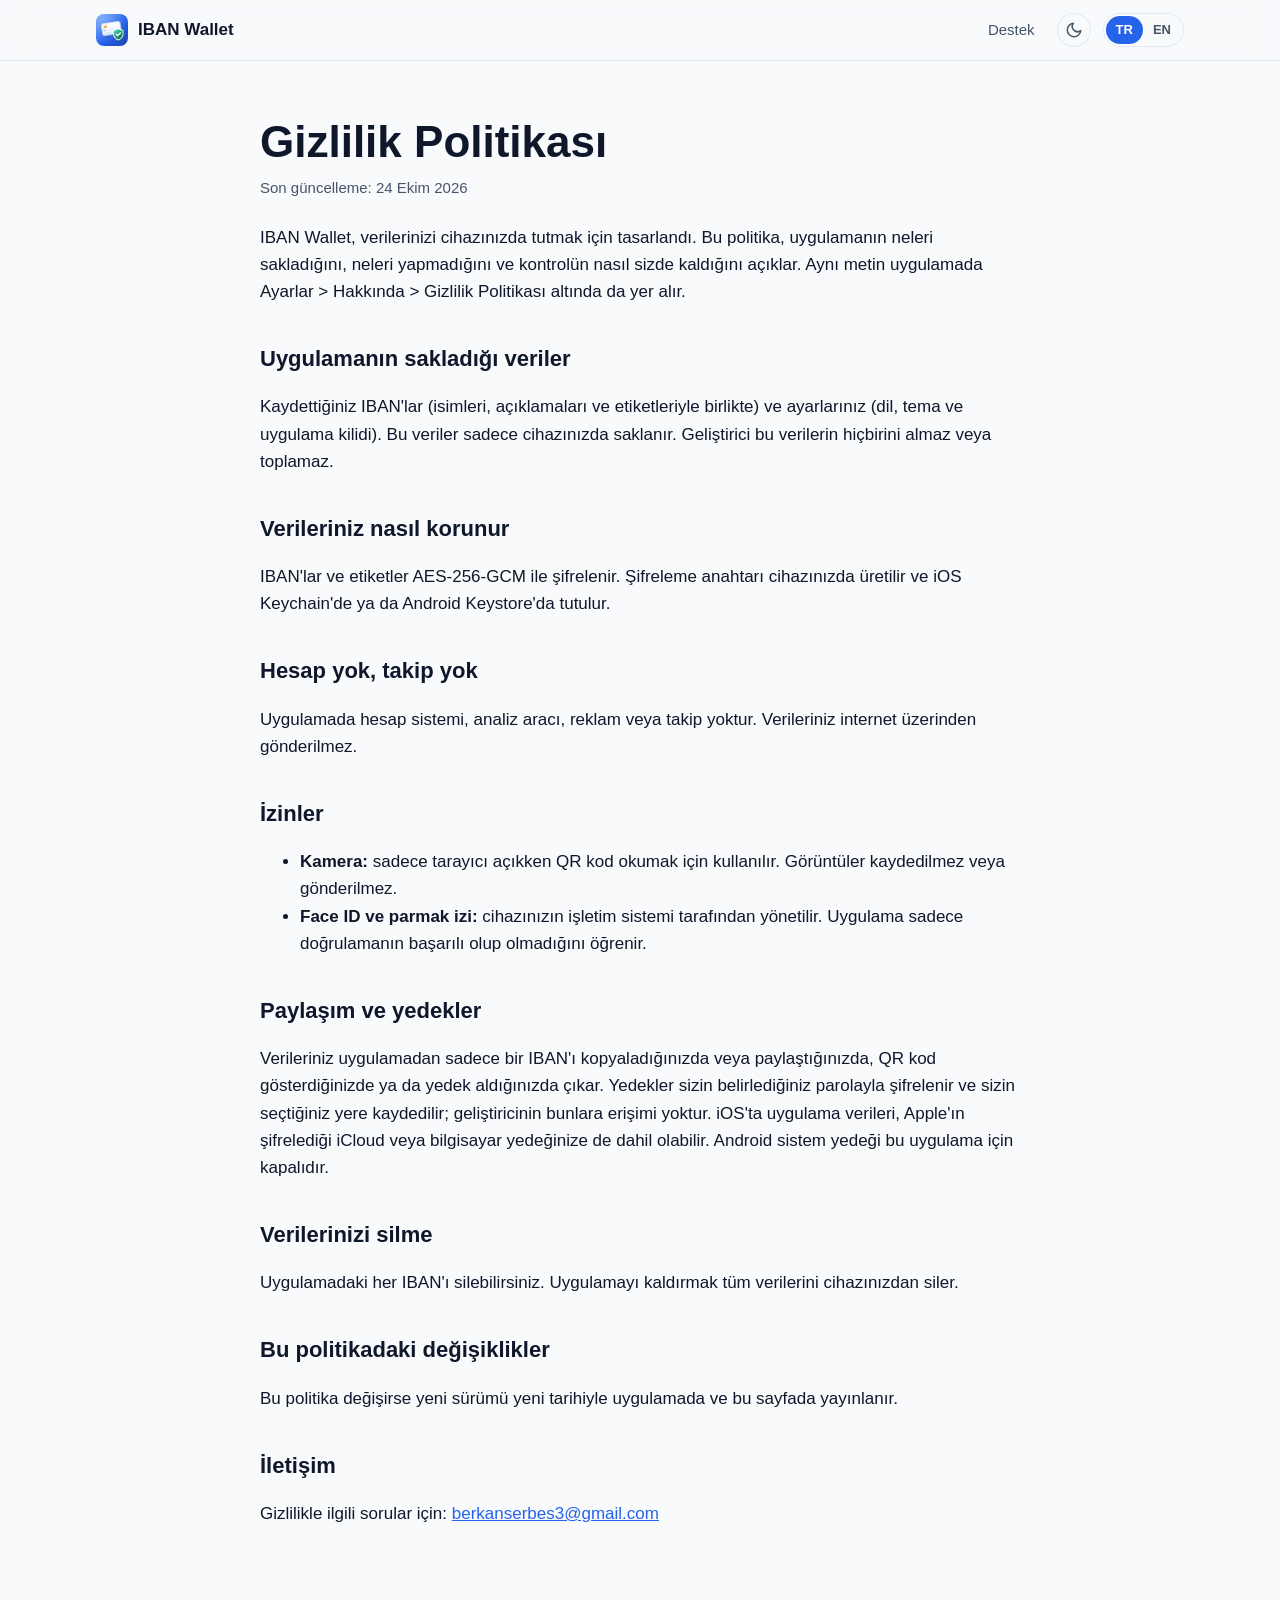
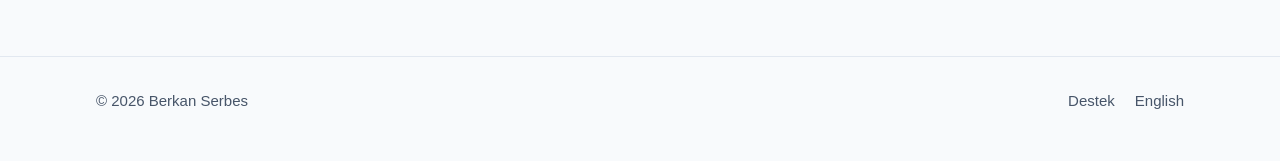
<file: privacy/index.html>
<!doctype html>
<html lang="tr">
<head>
  <meta charset="utf-8">
  <meta name="viewport" content="width=device-width, initial-scale=1">
  <title>IBAN Wallet – Gizlilik Politikası</title>
  <meta name="description" content="IBAN Wallet gizlilik politikası. Verileriniz sadece cihazınızda, şifreli saklanır.">
  <link rel="canonical" href="https://berkanserbes.github.io/iban-wallet-site/privacy/">
  <link rel="alternate" hreflang="tr" href="https://berkanserbes.github.io/iban-wallet-site/privacy/">
  <link rel="alternate" hreflang="en" href="https://berkanserbes.github.io/iban-wallet-site/en/privacy/">
  <link rel="alternate" hreflang="x-default" href="https://berkanserbes.github.io/iban-wallet-site/privacy/">
  <link rel="icon" href="../icon.svg" type="image/svg+xml">
  <link rel="icon" href="../favicon-32.png" type="image/png" sizes="32x32">
  <link rel="apple-touch-icon" href="../apple-touch-icon.png">
  <script src="../theme.js"></script>
  <link rel="stylesheet" href="../style.css">
</head>
<body>
  <header class="nav">
    <div class="container">
      <a class="brand" href="../"><img src="../icon.svg" alt="">IBAN Wallet</a>
      <nav class="nav-links" aria-label="Sayfa">
        <a class="section-link" href="../#destek">Destek</a>
        <button class="theme-toggle" type="button" data-label-dark="Koyu temaya geç" data-label-light="Açık temaya geç" aria-label="Koyu temaya geç" title="Koyu temaya geç">
          <svg class="moon" viewBox="0 0 24 24" fill="none" stroke="currentColor" stroke-width="2" stroke-linecap="round" stroke-linejoin="round" aria-hidden="true"><path d="M21 12.8A9 9 0 1 1 11.2 3a7 7 0 0 0 9.8 9.8z"/></svg>
          <svg class="sun" viewBox="0 0 24 24" fill="none" stroke="currentColor" stroke-width="2" stroke-linecap="round" stroke-linejoin="round" aria-hidden="true"><circle cx="12" cy="12" r="4"/><path d="M12 2v2M12 20v2M4.9 4.9l1.4 1.4M17.7 17.7l1.4 1.4M2 12h2M20 12h2M4.9 19.1l1.4-1.4M17.7 6.3l1.4-1.4"/></svg>
        </button>
        <div class="lang"><span>TR</span><a href="../en/privacy/" hreflang="en" lang="en">EN</a></div>
      </nav>
    </div>
  </header>

  <main class="container narrow doc">

    <h1>Gizlilik Politikası</h1>
    <p class="updated">Son güncelleme: 24 Ekim 2026</p>

    <p>IBAN Wallet, verilerinizi cihazınızda tutmak için tasarlandı. Bu politika, uygulamanın neleri sakladığını, neleri yapmadığını ve kontrolün nasıl sizde kaldığını açıklar. Aynı metin uygulamada Ayarlar &gt; Hakkında &gt; Gizlilik Politikası altında da yer alır.</p>

    <h2>Uygulamanın sakladığı veriler</h2>
    <p>Kaydettiğiniz IBAN'lar (isimleri, açıklamaları ve etiketleriyle birlikte) ve ayarlarınız (dil, tema ve uygulama kilidi). Bu veriler sadece cihazınızda saklanır. Geliştirici bu verilerin hiçbirini almaz veya toplamaz.</p>

    <h2>Verileriniz nasıl korunur</h2>
    <p>IBAN'lar ve etiketler AES-256-GCM ile şifrelenir. Şifreleme anahtarı cihazınızda üretilir ve iOS Keychain'de ya da Android Keystore'da tutulur.</p>

    <h2>Hesap yok, takip yok</h2>
    <p>Uygulamada hesap sistemi, analiz aracı, reklam veya takip yoktur. Verileriniz internet üzerinden gönderilmez.</p>

    <h2>İzinler</h2>
    <ul>
      <li><strong>Kamera:</strong> sadece tarayıcı açıkken QR kod okumak için kullanılır. Görüntüler kaydedilmez veya gönderilmez.</li>
      <li><strong>Face ID ve parmak izi:</strong> cihazınızın işletim sistemi tarafından yönetilir. Uygulama sadece doğrulamanın başarılı olup olmadığını öğrenir.</li>
    </ul>

    <h2>Paylaşım ve yedekler</h2>
    <p>Verileriniz uygulamadan sadece bir IBAN'ı kopyaladığınızda veya paylaştığınızda, QR kod gösterdiğinizde ya da yedek aldığınızda çıkar. Yedekler sizin belirlediğiniz parolayla şifrelenir ve sizin seçtiğiniz yere kaydedilir; geliştiricinin bunlara erişimi yoktur. iOS'ta uygulama verileri, Apple'ın şifrelediği iCloud veya bilgisayar yedeğinize de dahil olabilir. Android sistem yedeği bu uygulama için kapalıdır.</p>

    <h2>Verilerinizi silme</h2>
    <p>Uygulamadaki her IBAN'ı silebilirsiniz. Uygulamayı kaldırmak tüm verilerini cihazınızdan siler.</p>

    <h2>Bu politikadaki değişiklikler</h2>
    <p>Bu politika değişirse yeni sürümü yeni tarihiyle uygulamada ve bu sayfada yayınlanır.</p>

    <h2>İletişim</h2>
    <p>Gizlilikle ilgili sorular için: <a href="mailto:berkanserbes3@gmail.com">berkanserbes3@gmail.com</a></p>
  </main>

  <footer>
    <div class="container">
      <span>© 2026 Berkan Serbes</span>
      <nav aria-label="Alt bilgi">
        <a href="../#destek">Destek</a>
        <a href="../en/privacy/" hreflang="en" lang="en">English</a>
      </nav>
    </div>
  </footer>
</body>
</html>
</file>
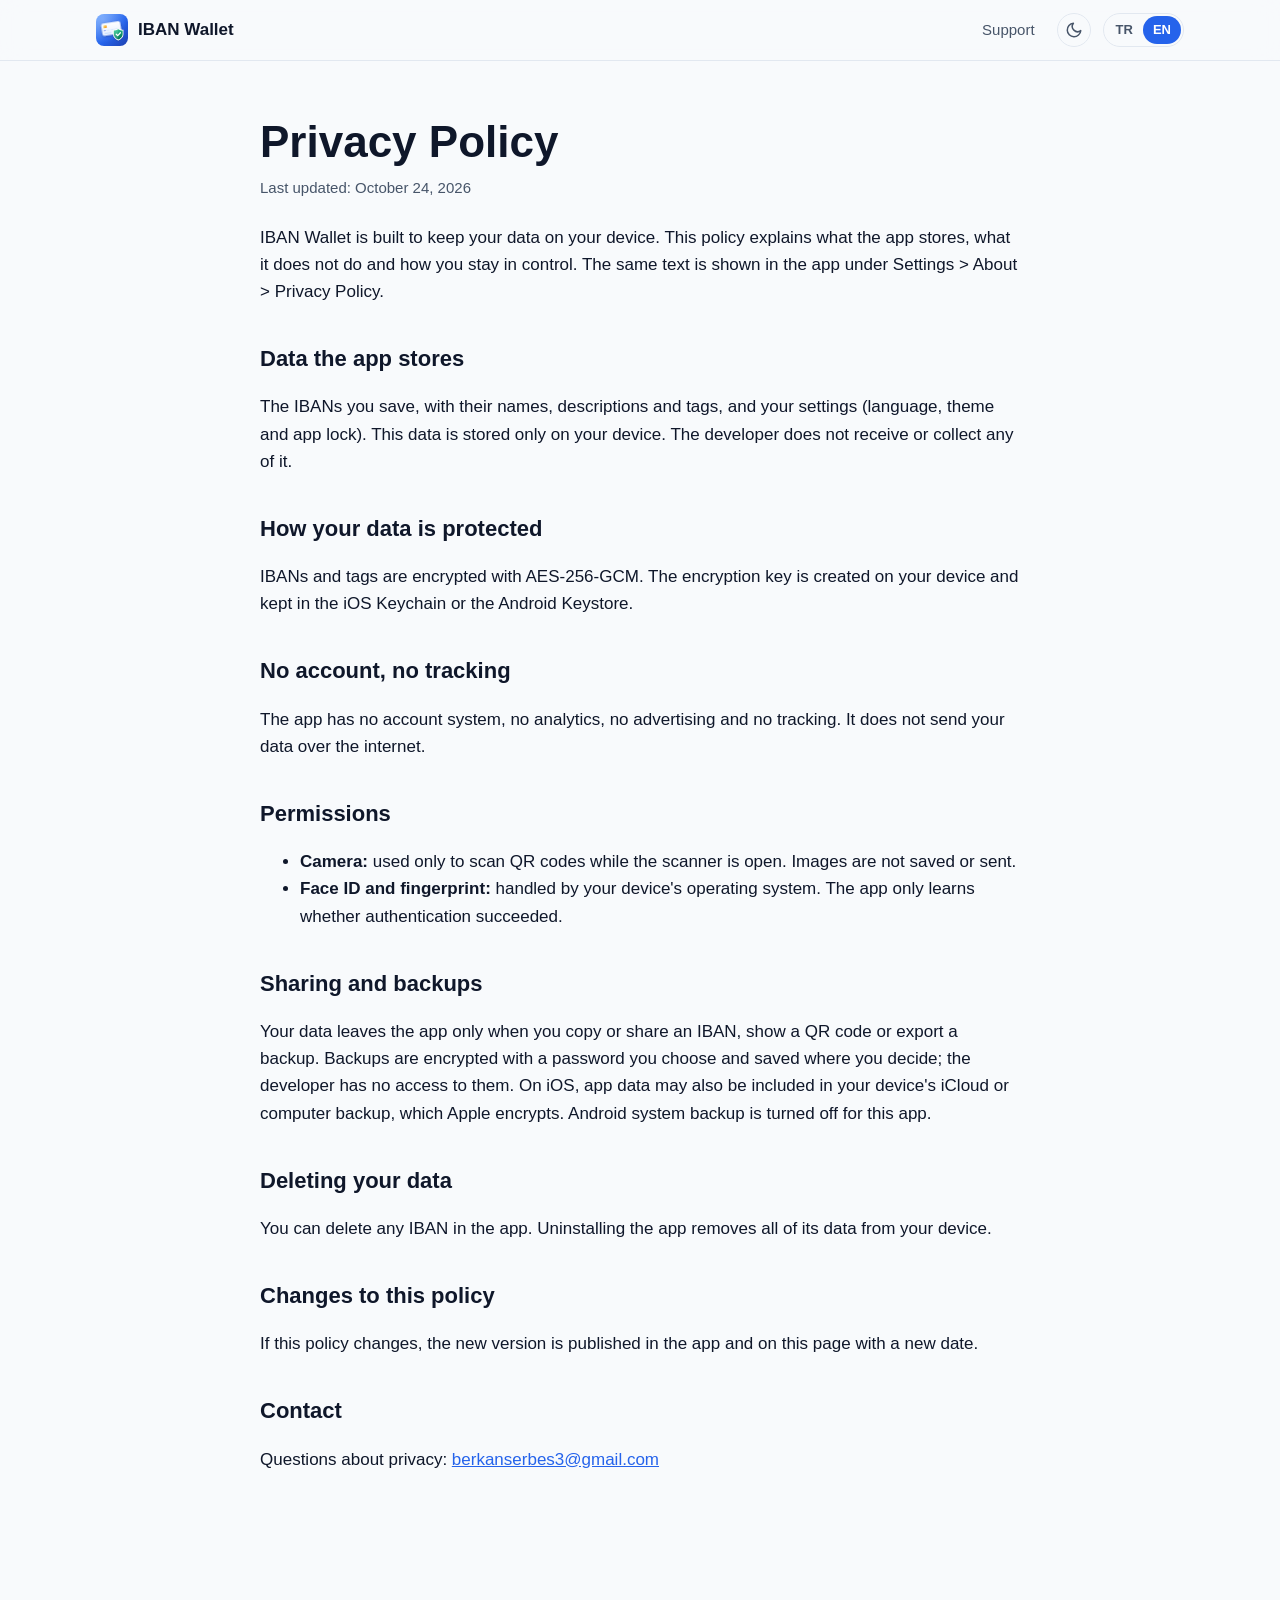
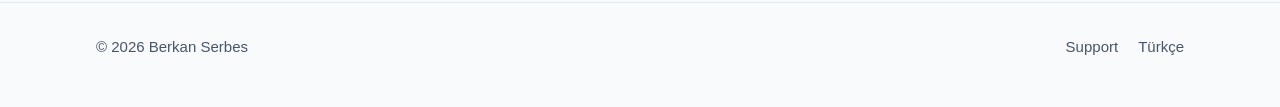
<file: en/privacy/index.html>
<!doctype html>
<html lang="en">
<head>
  <meta charset="utf-8">
  <meta name="viewport" content="width=device-width, initial-scale=1">
  <title>IBAN Wallet – Privacy Policy</title>
  <meta name="description" content="IBAN Wallet privacy policy. Your data stays on your device, encrypted.">
  <link rel="canonical" href="https://berkanserbes.github.io/iban-wallet-site/en/privacy/">
  <link rel="alternate" hreflang="tr" href="https://berkanserbes.github.io/iban-wallet-site/privacy/">
  <link rel="alternate" hreflang="en" href="https://berkanserbes.github.io/iban-wallet-site/en/privacy/">
  <link rel="alternate" hreflang="x-default" href="https://berkanserbes.github.io/iban-wallet-site/privacy/">
  <link rel="icon" href="../../icon.svg" type="image/svg+xml">
  <link rel="icon" href="../../favicon-32.png" type="image/png" sizes="32x32">
  <link rel="apple-touch-icon" href="../../apple-touch-icon.png">
  <script src="../../theme.js"></script>
  <link rel="stylesheet" href="../../style.css">
</head>
<body>
  <header class="nav">
    <div class="container">
      <a class="brand" href="../"><img src="../../icon.svg" alt="">IBAN Wallet</a>
      <nav class="nav-links" aria-label="Page">
        <a class="section-link" href="../#support">Support</a>
        <button class="theme-toggle" type="button" data-label-dark="Switch to dark theme" data-label-light="Switch to light theme" aria-label="Switch to dark theme" title="Switch to dark theme">
          <svg class="moon" viewBox="0 0 24 24" fill="none" stroke="currentColor" stroke-width="2" stroke-linecap="round" stroke-linejoin="round" aria-hidden="true"><path d="M21 12.8A9 9 0 1 1 11.2 3a7 7 0 0 0 9.8 9.8z"/></svg>
          <svg class="sun" viewBox="0 0 24 24" fill="none" stroke="currentColor" stroke-width="2" stroke-linecap="round" stroke-linejoin="round" aria-hidden="true"><circle cx="12" cy="12" r="4"/><path d="M12 2v2M12 20v2M4.9 4.9l1.4 1.4M17.7 17.7l1.4 1.4M2 12h2M20 12h2M4.9 19.1l1.4-1.4M17.7 6.3l1.4-1.4"/></svg>
        </button>
        <div class="lang"><a href="../../privacy/" hreflang="tr" lang="tr">TR</a><span>EN</span></div>
      </nav>
    </div>
  </header>

  <main class="container narrow doc">

    <h1>Privacy Policy</h1>
    <p class="updated">Last updated: October 24, 2026</p>

    <p>IBAN Wallet is built to keep your data on your device. This policy explains what the app stores, what it does not do and how you stay in control. The same text is shown in the app under Settings &gt; About &gt; Privacy Policy.</p>

    <h2>Data the app stores</h2>
    <p>The IBANs you save, with their names, descriptions and tags, and your settings (language, theme and app lock). This data is stored only on your device. The developer does not receive or collect any of it.</p>

    <h2>How your data is protected</h2>
    <p>IBANs and tags are encrypted with AES-256-GCM. The encryption key is created on your device and kept in the iOS Keychain or the Android Keystore.</p>

    <h2>No account, no tracking</h2>
    <p>The app has no account system, no analytics, no advertising and no tracking. It does not send your data over the internet.</p>

    <h2>Permissions</h2>
    <ul>
      <li><strong>Camera:</strong> used only to scan QR codes while the scanner is open. Images are not saved or sent.</li>
      <li><strong>Face ID and fingerprint:</strong> handled by your device's operating system. The app only learns whether authentication succeeded.</li>
    </ul>

    <h2>Sharing and backups</h2>
    <p>Your data leaves the app only when you copy or share an IBAN, show a QR code or export a backup. Backups are encrypted with a password you choose and saved where you decide; the developer has no access to them. On iOS, app data may also be included in your device's iCloud or computer backup, which Apple encrypts. Android system backup is turned off for this app.</p>

    <h2>Deleting your data</h2>
    <p>You can delete any IBAN in the app. Uninstalling the app removes all of its data from your device.</p>

    <h2>Changes to this policy</h2>
    <p>If this policy changes, the new version is published in the app and on this page with a new date.</p>

    <h2>Contact</h2>
    <p>Questions about privacy: <a href="mailto:berkanserbes3@gmail.com">berkanserbes3@gmail.com</a></p>
  </main>

  <footer>
    <div class="container">
      <span>© 2026 Berkan Serbes</span>
      <nav aria-label="Footer">
        <a href="../#support">Support</a>
        <a href="../../privacy/" hreflang="tr" lang="tr">Türkçe</a>
      </nav>
    </div>
  </footer>
</body>
</html>
</file>
<file: style.css>
:root {
  --bg: #f8fafc;
  --bg-alt: #eef4ff;
  --surface: #ffffff;
  --text: #0f172a;
  --muted: #475569;
  --border: #e2e8f0;
  --primary: #2563eb;
  --primary-strong: #1d4ed8;
  --primary-soft: #dbeafe;
  --primary-soft-text: #1d4ed8;
  --glow: rgba(37, 99, 235, 0.18);
  --frame: linear-gradient(145deg, #f1f5f9, #94a3b8 40%, #e2e8f0 65%, #64748b);
  --shadow: 0 24px 60px rgba(15, 23, 42, 0.18);
  color-scheme: light;
}

/* Dark theme: follows the system, or the toggle (data-theme) when set */
@media (prefers-color-scheme: dark) {
  :root:not([data-theme="light"]) {
    --bg: #0b1120;
    --bg-alt: #0f1a33;
    --surface: #111827;
    --text: #f1f5f9;
    --muted: #94a3b8;
    --border: #1f2937;
    --primary: #3b82f6;
    --primary-strong: #60a5fa;
    --primary-soft: #172554;
    --primary-soft-text: #93c5fd;
    --glow: rgba(59, 130, 246, 0.22);
    --frame: linear-gradient(145deg, #64748b, #1e293b 40%, #475569 65%, #0f172a);
    --shadow: 0 24px 60px rgba(0, 0, 0, 0.5);
    color-scheme: dark;
  }
}

:root[data-theme="dark"] {
  --bg: #0b1120;
  --bg-alt: #0f1a33;
  --surface: #111827;
  --text: #f1f5f9;
  --muted: #94a3b8;
  --border: #1f2937;
  --primary: #3b82f6;
  --primary-strong: #60a5fa;
  --primary-soft: #172554;
  --primary-soft-text: #93c5fd;
  --glow: rgba(59, 130, 246, 0.22);
  --frame: linear-gradient(145deg, #64748b, #1e293b 40%, #475569 65%, #0f172a);
  --shadow: 0 24px 60px rgba(0, 0, 0, 0.5);
  color-scheme: dark;
}

* {
  box-sizing: border-box;
}

html {
  -webkit-text-size-adjust: 100%;
  scroll-behavior: smooth;
}

body {
  margin: 0;
  background: var(--bg);
  color: var(--text);
  font-family: -apple-system, BlinkMacSystemFont, "Segoe UI", Roboto, "Helvetica Neue", Arial, sans-serif;
  font-size: 17px;
  line-height: 1.6;
}

img {
  display: block;
  max-width: 100%;
  height: auto;
}

a {
  color: var(--primary);
}

.container {
  max-width: 1120px;
  margin: 0 auto;
  padding: 0 16px;
}

.narrow {
  max-width: 760px;
}

/* Navigation */

.nav {
  position: sticky;
  top: 0;
  z-index: 10;
  background: color-mix(in srgb, var(--bg) 85%, transparent);
  backdrop-filter: saturate(180%) blur(12px);
  -webkit-backdrop-filter: saturate(180%) blur(12px);
  border-bottom: 1px solid var(--border);
}

.nav .container {
  display: flex;
  align-items: center;
  justify-content: space-between;
  gap: 16px;
  height: 60px;
}

.brand {
  display: flex;
  align-items: center;
  gap: 10px;
  color: var(--text);
  font-weight: 700;
  text-decoration: none;
  white-space: nowrap;
}

.brand img {
  width: 32px;
  height: 32px;
  border-radius: 8px;
}

.nav-links {
  display: flex;
  align-items: center;
  gap: 4px;
  font-size: 15px;
}

.nav-links a {
  color: var(--muted);
  text-decoration: none;
  padding: 6px 10px;
  border-radius: 8px;
}

.nav-links a:hover {
  color: var(--text);
  background: var(--bg-alt);
}

.lang {
  display: flex;
  align-items: center;
  margin-left: 8px;
  border: 1px solid var(--border);
  border-radius: 999px;
  padding: 2px;
  font-size: 13px;
  font-weight: 600;
}

.lang a,
.lang span {
  padding: 4px 10px;
  border-radius: 999px;
}

.lang span {
  background: var(--primary);
  color: #ffffff;
}

.nav-links .lang a {
  padding: 4px 10px;
}

.theme-toggle {
  display: grid;
  place-items: center;
  width: 34px;
  height: 34px;
  margin-left: 8px;
  padding: 0;
  border: 1px solid var(--border);
  border-radius: 999px;
  background: transparent;
  color: var(--muted);
  cursor: pointer;
}

.theme-toggle:hover {
  color: var(--text);
  background: var(--bg-alt);
}

.theme-toggle svg {
  width: 18px;
  height: 18px;
}

.theme-toggle .sun,
:root[data-theme="dark"] .theme-toggle .moon {
  display: none;
}

:root[data-theme="dark"] .theme-toggle .sun {
  display: block;
}

@media (max-width: 720px) {
  .nav-links .section-link {
    display: none;
  }
}

/* Hero */

.hero {
  position: relative;
  overflow: hidden;
  padding: 72px 0 80px;
}

.hero::before {
  content: "";
  position: absolute;
  inset: -20% -10% auto auto;
  width: 720px;
  height: 720px;
  background: radial-gradient(circle, var(--glow), transparent 65%);
  pointer-events: none;
}

.hero .container {
  position: relative;
  display: grid;
  grid-template-columns: 1.05fr 1fr;
  align-items: center;
  gap: 48px;
}

.eyebrow {
  display: inline-flex;
  align-items: center;
  gap: 8px;
  background: var(--primary-soft);
  color: var(--primary-soft-text);
  font-size: 14px;
  font-weight: 600;
  border-radius: 999px;
  padding: 6px 12px;
}

.hero h1 {
  font-size: clamp(36px, 6vw, 58px);
  line-height: 1.08;
  letter-spacing: -0.02em;
  margin: 20px 0 16px;
}

.hero h1 .accent {
  background: linear-gradient(120deg, #5b9bff, var(--primary) 55%, #1e40af);
  -webkit-background-clip: text;
  background-clip: text;
  color: transparent;
}

.hero .lead {
  color: var(--muted);
  font-size: 19px;
  max-width: 520px;
  margin: 0 0 28px;
}

.store-buttons {
  display: flex;
  flex-wrap: wrap;
  gap: 12px;
}

.store-button {
  display: inline-flex;
  align-items: center;
  gap: 10px;
  background: var(--text);
  color: var(--bg);
  border-radius: 14px;
  padding: 10px 18px;
  text-decoration: none;
  line-height: 1.2;
}

.store-button svg {
  width: 24px;
  height: 24px;
  flex: none;
}

.store-button small {
  display: block;
  font-size: 12px;
  opacity: 0.75;
}

.store-button strong {
  display: block;
  font-size: 17px;
}

.trust {
  display: flex;
  flex-wrap: wrap;
  gap: 8px 20px;
  margin: 28px 0 0;
  padding: 0;
  list-style: none;
  color: var(--muted);
  font-size: 15px;
}

.trust li {
  display: flex;
  align-items: center;
  gap: 8px;
}

.trust svg {
  width: 18px;
  height: 18px;
  color: #059669;
  flex: none;
}

/* Phone frames */

.phones {
  position: relative;
  height: 640px;
}

.phone {
  position: absolute;
  width: 260px;
  background: var(--frame);
  border-radius: 30px;
  padding: 2px;
  box-shadow: var(--shadow), inset 0 0 0 1px rgba(255, 255, 255, 0.35);
}

.phone img {
  width: 100%;
  border: 4px solid #050608;
  border-radius: 28px;
  background: #050608;
}

/* Punch-hole camera */
.phone::after {
  content: "";
  position: absolute;
  top: 11px;
  left: 50%;
  width: 8px;
  height: 8px;
  border-radius: 50%;
  background: #050608;
  box-shadow: inset 0 0 0 2px #1e2533;
  transform: translateX(-50%);
}

/* Side button */
.phone::before {
  content: "";
  position: absolute;
  top: 22%;
  right: -3px;
  width: 3px;
  height: 52px;
  border-radius: 0 3px 3px 0;
  background: var(--frame);
}

.phones .phone:first-child {
  left: 4%;
  top: 40px;
  transform: rotate(-6deg);
}

.phones .phone:last-child {
  right: 4%;
  top: 0;
  transform: rotate(4deg);
}

/* Sections */

section {
  scroll-margin-top: 72px;
}

.section {
  padding: 88px 0;
}

.section.alt {
  background: var(--bg-alt);
}

.section-head {
  text-align: center;
  max-width: 640px;
  margin: 0 auto 48px;
}

.section-head h2,
.show h2 {
  font-size: clamp(28px, 4vw, 40px);
  line-height: 1.15;
  letter-spacing: -0.01em;
  margin: 0 0 12px;
}

.section-head p {
  color: var(--muted);
  font-size: 18px;
  margin: 0;
}

/* Features */

.features {
  display: grid;
  grid-template-columns: repeat(3, 1fr);
  gap: 16px;
}

.feature {
  background: var(--surface);
  border: 1px solid var(--border);
  border-radius: 20px;
  padding: 24px;
}

.feature .icon {
  display: grid;
  place-items: center;
  width: 44px;
  height: 44px;
  border-radius: 12px;
  background: var(--primary-soft);
  color: var(--primary-soft-text);
  margin-bottom: 16px;
}

.feature .icon svg {
  width: 22px;
  height: 22px;
}

.feature h3 {
  font-size: 18px;
  margin: 0 0 6px;
}

.feature p {
  color: var(--muted);
  font-size: 16px;
  margin: 0;
}

/* Showcase rows */

.show {
  display: grid;
  grid-template-columns: 1fr 1fr;
  align-items: center;
  gap: 64px;
  padding: 40px 0;
}

.show + .show {
  border-top: 1px solid var(--border);
}

.show.reverse .show-media {
  order: 2;
}

.show-media {
  display: flex;
  justify-content: center;
  position: relative;
}

.show-media::before {
  content: "";
  position: absolute;
  inset: 10% 5%;
  background: radial-gradient(circle, var(--glow), transparent 70%);
}

.show-media .phone {
  position: relative;
  width: 260px;
}

.show-text p {
  color: var(--muted);
  font-size: 18px;
}

.checks {
  list-style: none;
  padding: 0;
  margin: 20px 0 0;
}

.checks li {
  position: relative;
  padding-left: 30px;
  margin-bottom: 10px;
}

.checks li::before {
  content: "";
  position: absolute;
  left: 0;
  top: 5px;
  width: 18px;
  height: 18px;
  border-radius: 50%;
  background: var(--primary-soft) url("data:image/svg+xml,%3Csvg xmlns='http://www.w3.org/2000/svg' viewBox='0 0 24 24' fill='none' stroke='%232563eb' stroke-width='3' stroke-linecap='round' stroke-linejoin='round'%3E%3Cpath d='M20 6 9 17l-5-5'/%3E%3C/svg%3E") center / 12px no-repeat;
}

/* FAQ */

details {
  background: var(--surface);
  border: 1px solid var(--border);
  border-radius: 14px;
  padding: 16px 20px;
  margin-bottom: 10px;
}

summary {
  cursor: pointer;
  font-weight: 600;
  list-style: none;
  display: flex;
  justify-content: space-between;
  gap: 16px;
}

summary::-webkit-details-marker {
  display: none;
}

summary::after {
  content: "+";
  color: var(--primary);
  font-size: 22px;
  line-height: 1;
}

details[open] summary::after {
  content: "–";
}

details p {
  margin: 10px 0 0;
  color: var(--muted);
}

/* Panels (privacy, support) */

.panel {
  position: relative;
  overflow: hidden;
  display: grid;
  grid-template-columns: 0.9fr 1.1fr;
  gap: 48px;
  align-items: center;
  background: var(--surface);
  border: 1px solid var(--border);
  border-radius: 28px;
  padding: 48px;
}

.panel::before {
  content: "";
  position: absolute;
  top: -160px;
  left: -160px;
  width: 420px;
  height: 420px;
  background: radial-gradient(circle, var(--glow), transparent 65%);
  pointer-events: none;
}

.panel-intro {
  position: relative;
}

.panel h2 {
  font-size: clamp(28px, 4vw, 38px);
  line-height: 1.15;
  letter-spacing: -0.01em;
  margin: 16px 0 12px;
}

.panel-intro p {
  color: var(--muted);
  margin: 0 0 12px;
}

.panel-intro .panel-meta {
  font-size: 15px;
  margin: 0;
}

.panel-link {
  display: inline-flex;
  align-items: center;
  gap: 6px;
  margin-top: 8px;
  font-weight: 600;
  text-decoration: none;
}

.panel-link svg {
  width: 18px;
  height: 18px;
  transition: transform 0.15s;
}

.panel-link:hover svg {
  transform: translateX(2px);
}

.panel-options {
  position: relative;
  display: grid;
  gap: 10px;
}

.option {
  display: grid;
  grid-template-columns: 44px 1fr 20px;
  align-items: center;
  gap: 16px;
  background: var(--bg);
  border: 1px solid var(--border);
  border-radius: 16px;
  padding: 16px 18px;
  color: var(--text);
  text-decoration: none;
  transition: border-color 0.15s, transform 0.15s;
}

div.option {
  grid-template-columns: 44px 1fr;
}

a.option:hover {
  border-color: var(--primary);
  transform: translateY(-1px);
}

.option-icon {
  display: grid;
  place-items: center;
  width: 44px;
  height: 44px;
  border-radius: 12px;
  background: var(--primary-soft);
  color: var(--primary-soft-text);
}

.option-icon svg {
  width: 22px;
  height: 22px;
}

.option-text strong {
  display: block;
  font-size: 16px;
}

.option-text span {
  display: block;
  color: var(--muted);
  font-size: 15px;
  line-height: 1.45;
  overflow-wrap: anywhere;
}

.option-arrow {
  width: 20px;
  height: 20px;
  color: var(--muted);
  transition: color 0.15s, transform 0.15s;
}

a.option:hover .option-arrow {
  color: var(--primary);
  transform: translateX(2px);
}

/* Document pages (privacy policy) */

.doc {
  padding: 56px 0 24px;
}

.doc h1 {
  font-size: clamp(32px, 5vw, 44px);
  line-height: 1.15;
  margin: 0 0 8px;
}

.doc h2 {
  font-size: 22px;
  margin: 36px 0 8px;
}

.doc .updated {
  color: var(--muted);
  font-size: 15px;
  margin: 0 0 24px;
}

/* 404 page */

.notfound {
  text-align: center;
  padding-top: 96px;
  padding-bottom: 32px;
}

.notfound .notfound-code {
  font-size: clamp(96px, 18vw, 160px);
  font-weight: 800;
  line-height: 1;
  letter-spacing: -0.04em;
  margin: 0 0 16px;
  background: linear-gradient(120deg, #5b9bff, var(--primary) 55%, #1e40af);
  -webkit-background-clip: text;
  background-clip: text;
  color: transparent;
}

.notfound h1 {
  font-size: clamp(28px, 4vw, 36px);
  margin: 0 0 8px;
}

.notfound p {
  color: var(--muted);
  margin: 0 0 8px;
}

.notfound .notfound-en {
  font-size: 15px;
}

.notfound-actions {
  display: flex;
  flex-wrap: wrap;
  justify-content: center;
  gap: 12px;
  margin-top: 32px;
}

.notfound-actions a {
  border-radius: 14px;
  padding: 12px 20px;
  font-weight: 600;
  text-decoration: none;
}

.notfound-primary {
  background: var(--primary);
  color: #ffffff;
}

.notfound-primary:hover {
  background: var(--primary-strong);
}

.notfound-secondary {
  border: 1px solid var(--border);
  color: var(--text);
}

.notfound-secondary:hover {
  background: var(--bg-alt);
}

/* Footer */

footer {
  border-top: 1px solid var(--border);
  margin-top: 88px;
  padding: 32px 0 48px;
  color: var(--muted);
  font-size: 15px;
}

footer .container {
  display: flex;
  flex-wrap: wrap;
  justify-content: space-between;
  gap: 16px;
}

footer nav {
  display: flex;
  flex-wrap: wrap;
  gap: 20px;
}

footer a {
  color: var(--muted);
  text-decoration: none;
}

footer a:hover {
  color: var(--text);
}

/* Responsive */

@media (max-width: 900px) {
  .hero {
    padding: 48px 0 56px;
  }

  .hero .container,
  .show {
    grid-template-columns: 1fr;
  }

  .hero-text {
    text-align: center;
  }

  .hero .lead {
    margin-left: auto;
    margin-right: auto;
  }

  .store-buttons,
  .trust {
    justify-content: center;
  }

  .phones {
    height: 540px;
    max-width: 440px;
    width: 100%;
    margin: 0 auto;
  }

  .phone {
    width: 210px;
    border-radius: 25px;
  }

  .phone img {
    border-width: 3px;
    border-radius: 23px;
  }

  .phone::after {
    top: 9px;
    width: 7px;
    height: 7px;
  }

  .features {
    grid-template-columns: 1fr 1fr;
  }

  .show {
    gap: 32px;
    text-align: center;
  }

  .show.reverse .show-media {
    order: 0;
  }

  .show-media .phone {
    width: 240px;
  }

  .checks {
    display: inline-block;
    text-align: left;
  }

  .panel {
    grid-template-columns: 1fr;
    gap: 28px;
    padding: 32px 20px;
  }
}

@media (max-width: 560px) {
  .section {
    padding: 64px 0;
  }

  .features {
    grid-template-columns: 1fr;
  }

  .phones {
    height: 440px;
  }

  .phone {
    width: 170px;
    border-radius: 21px;
  }

  .phone img {
    border-radius: 19px;
  }

  .phone::after {
    top: 8px;
    width: 6px;
    height: 6px;
  }

  .phones .phone:first-child {
    left: 2%;
  }

  .phones .phone:last-child {
    right: 2%;
  }
}
</file>
